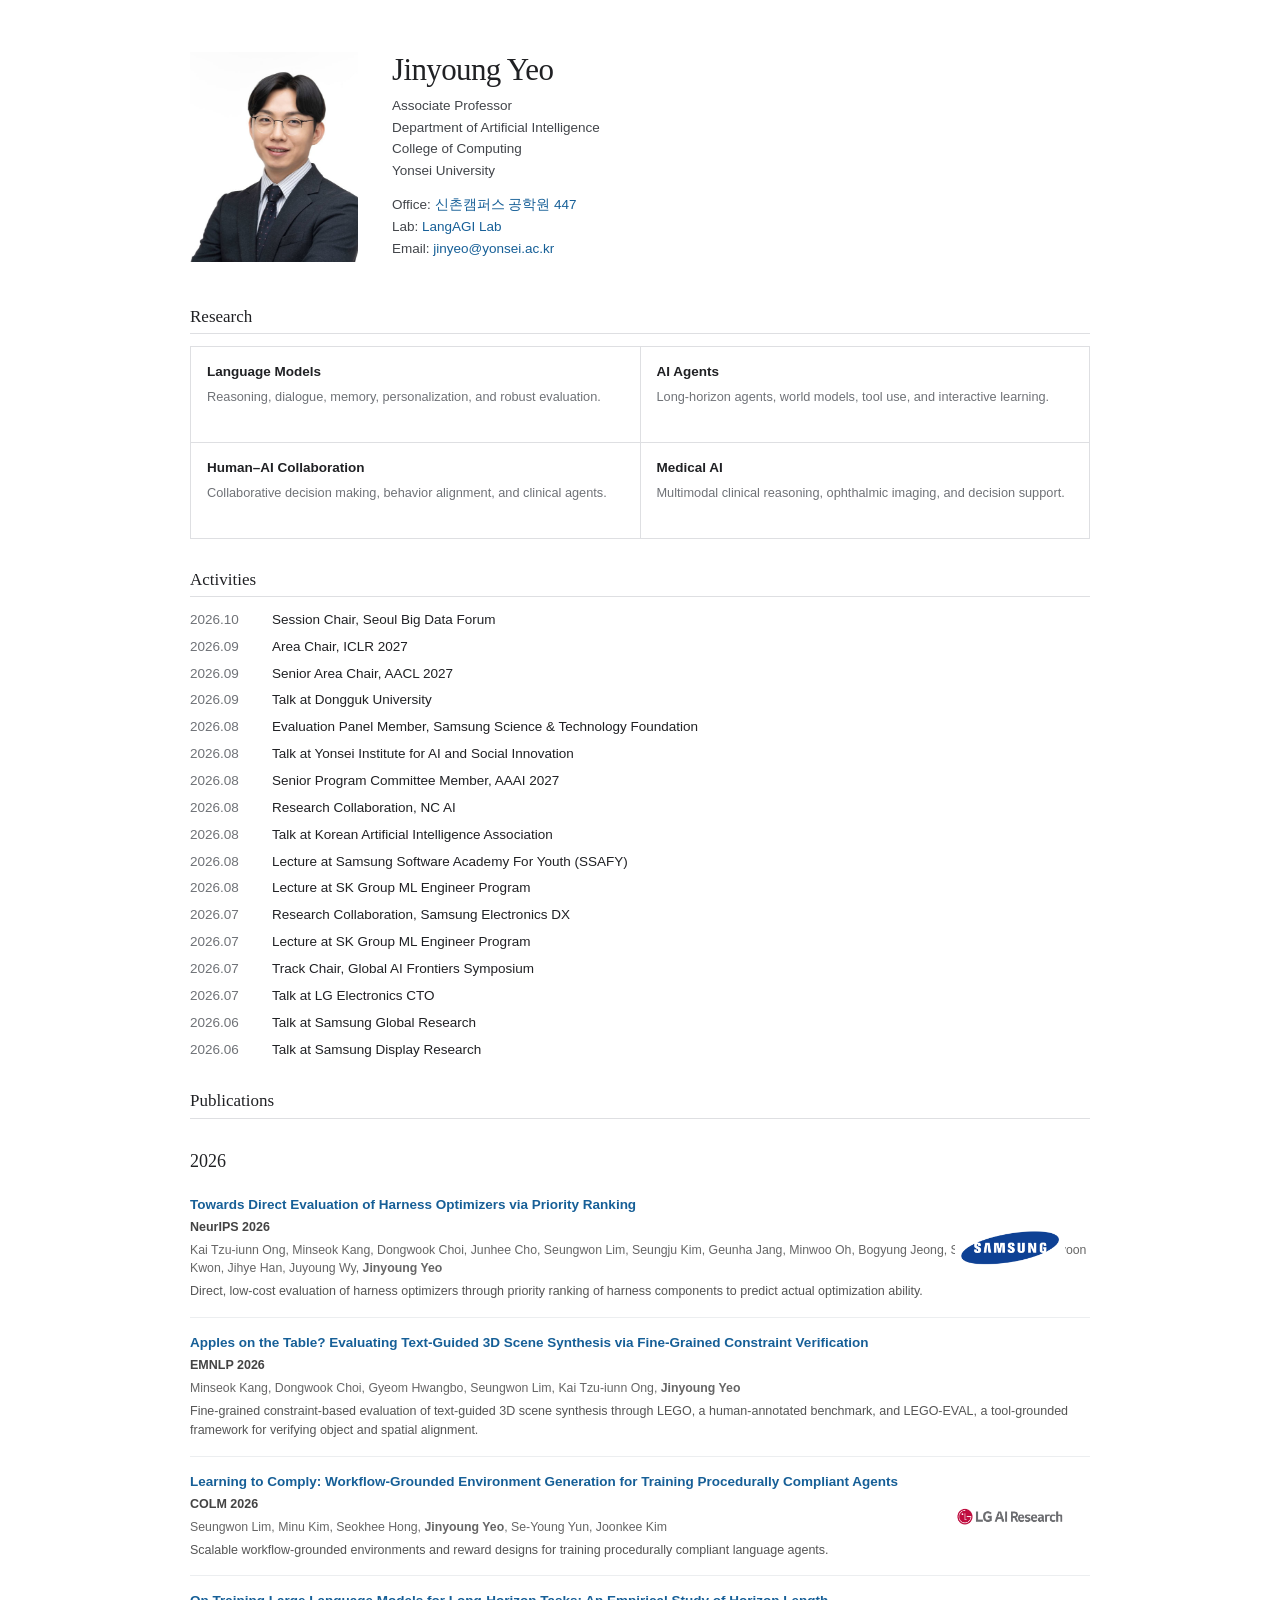
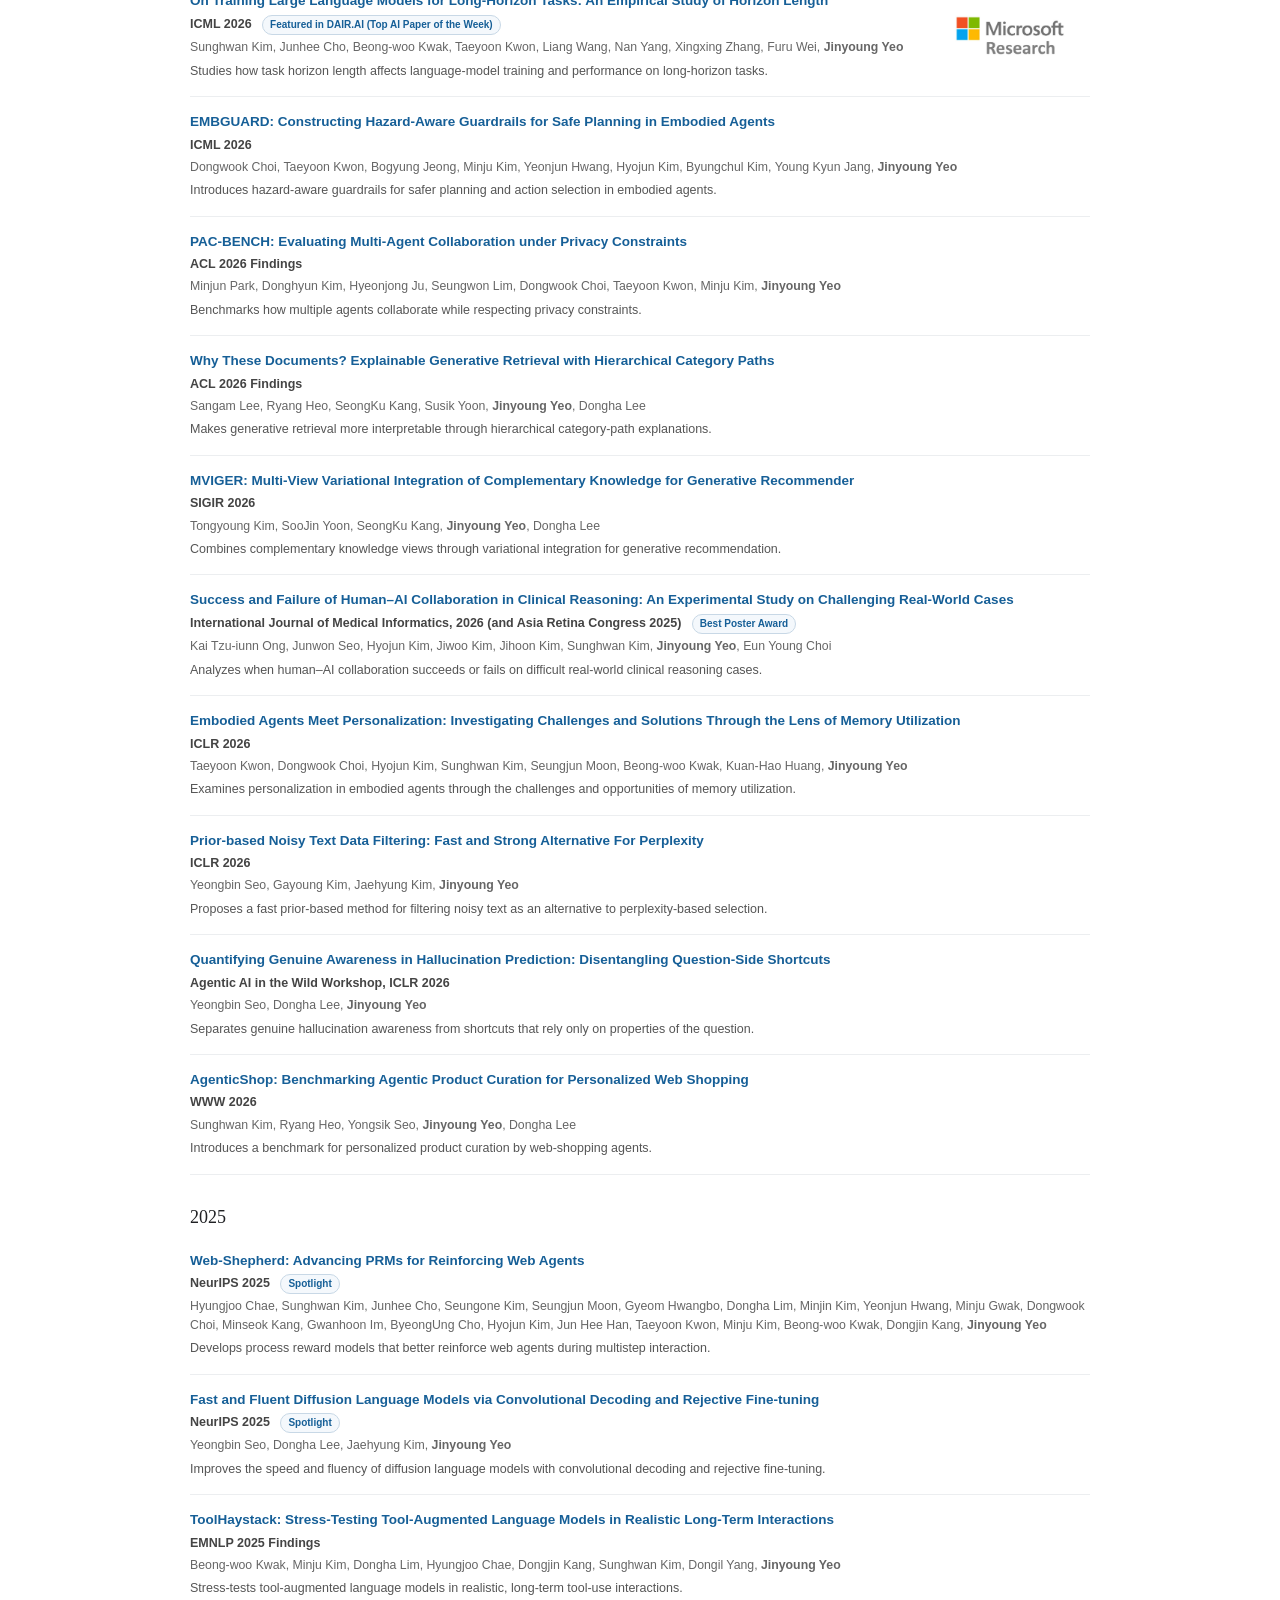
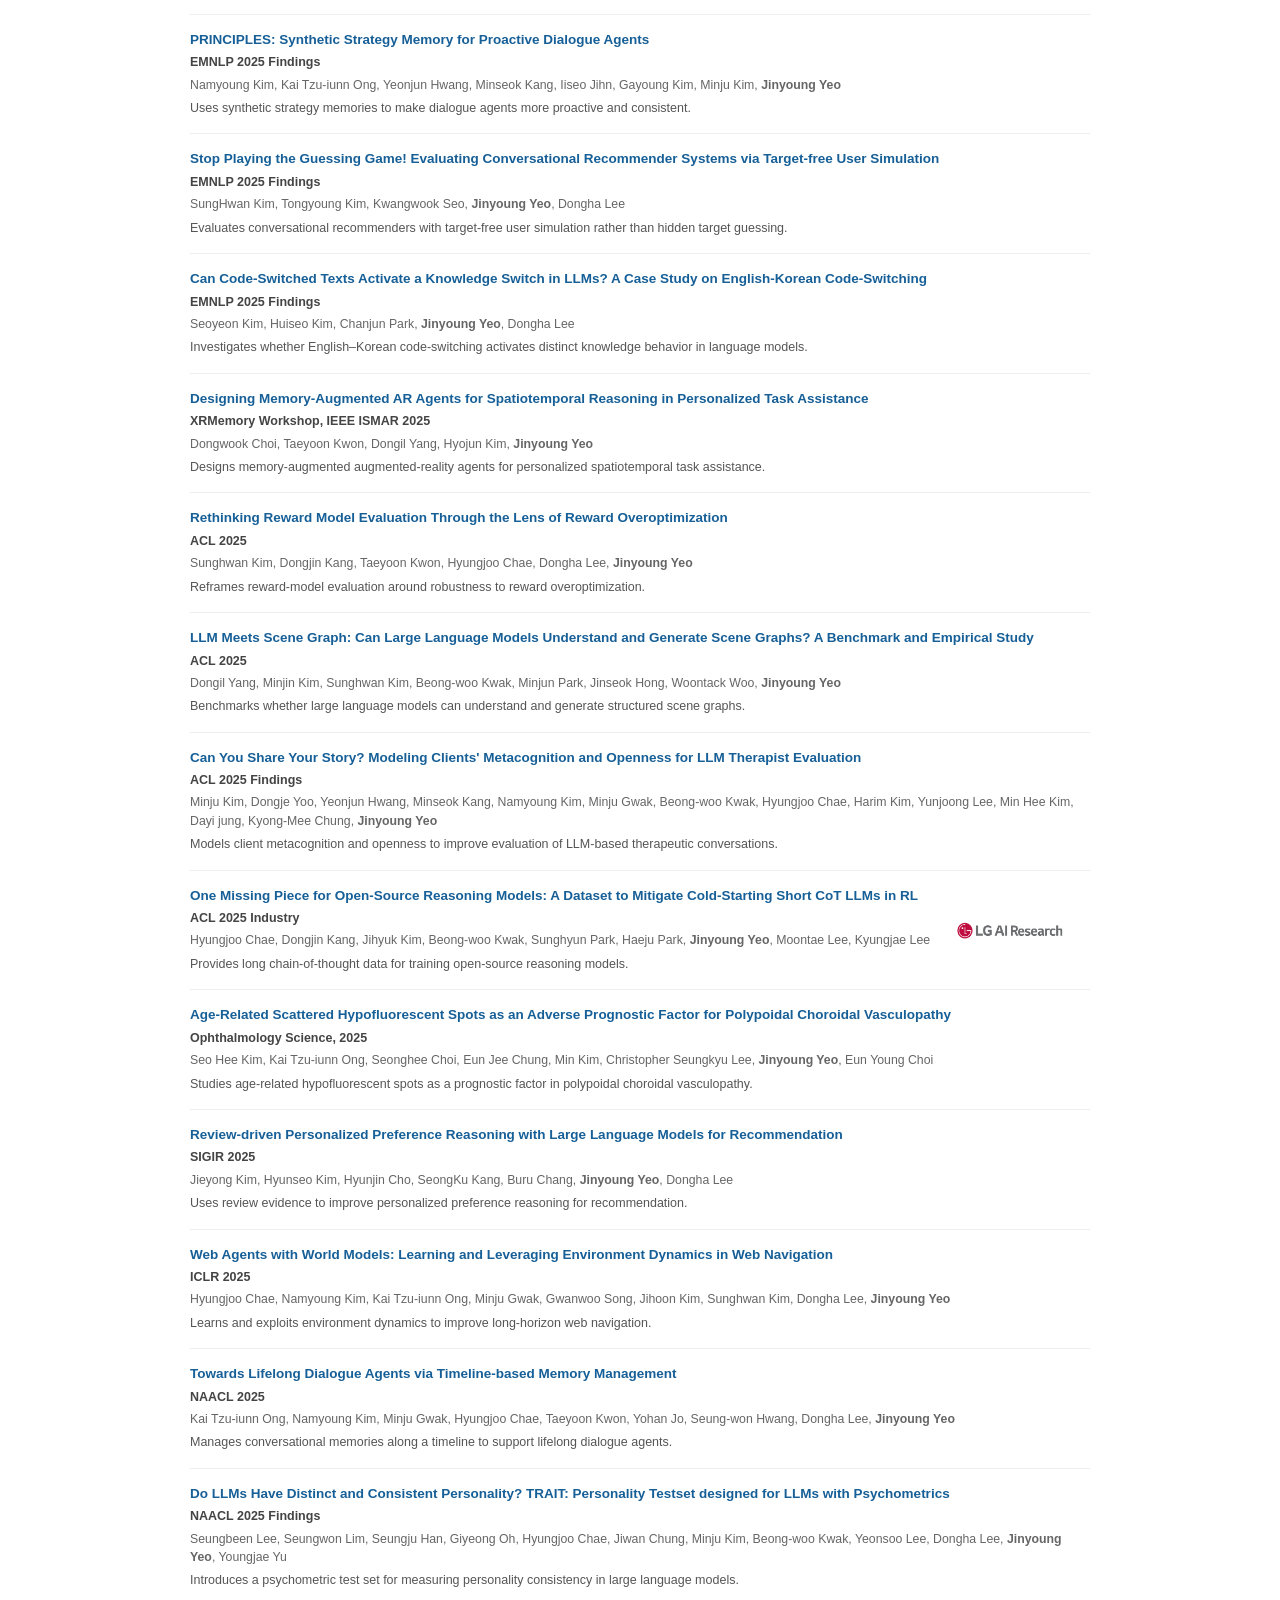
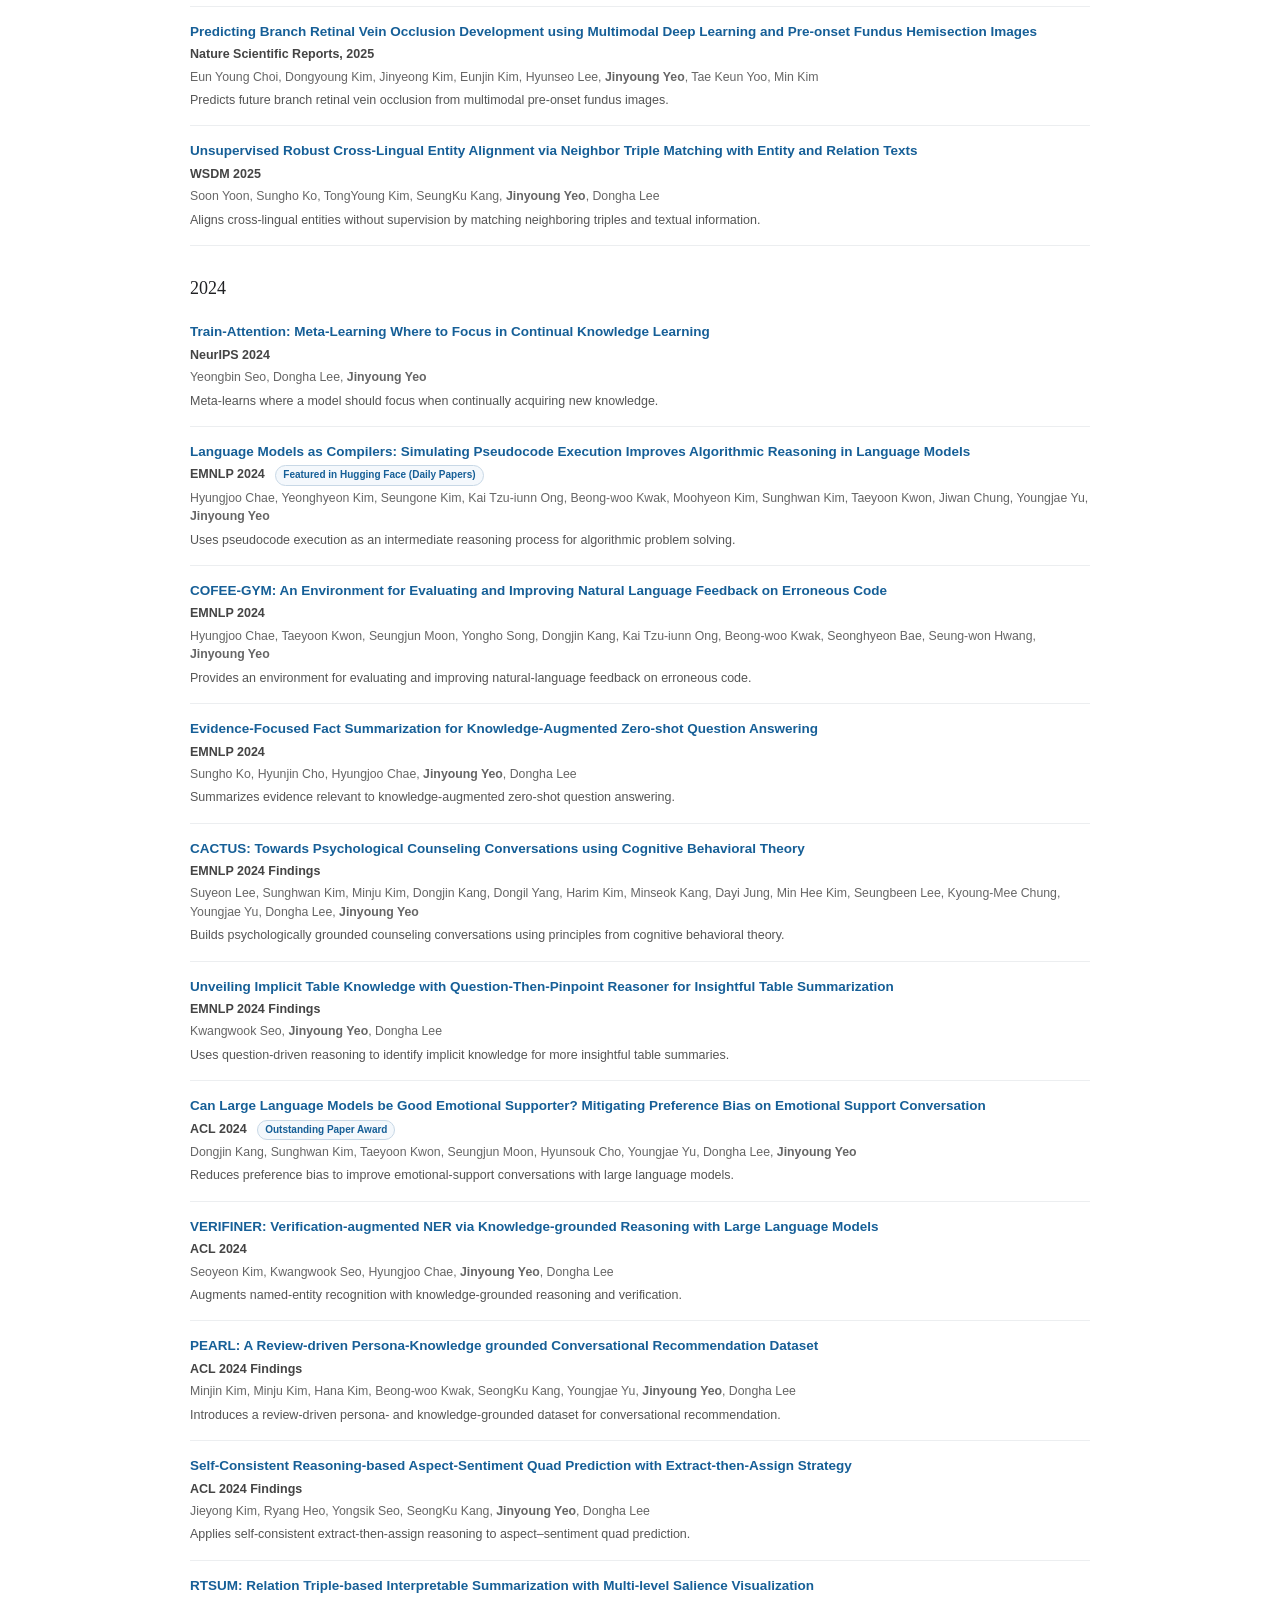
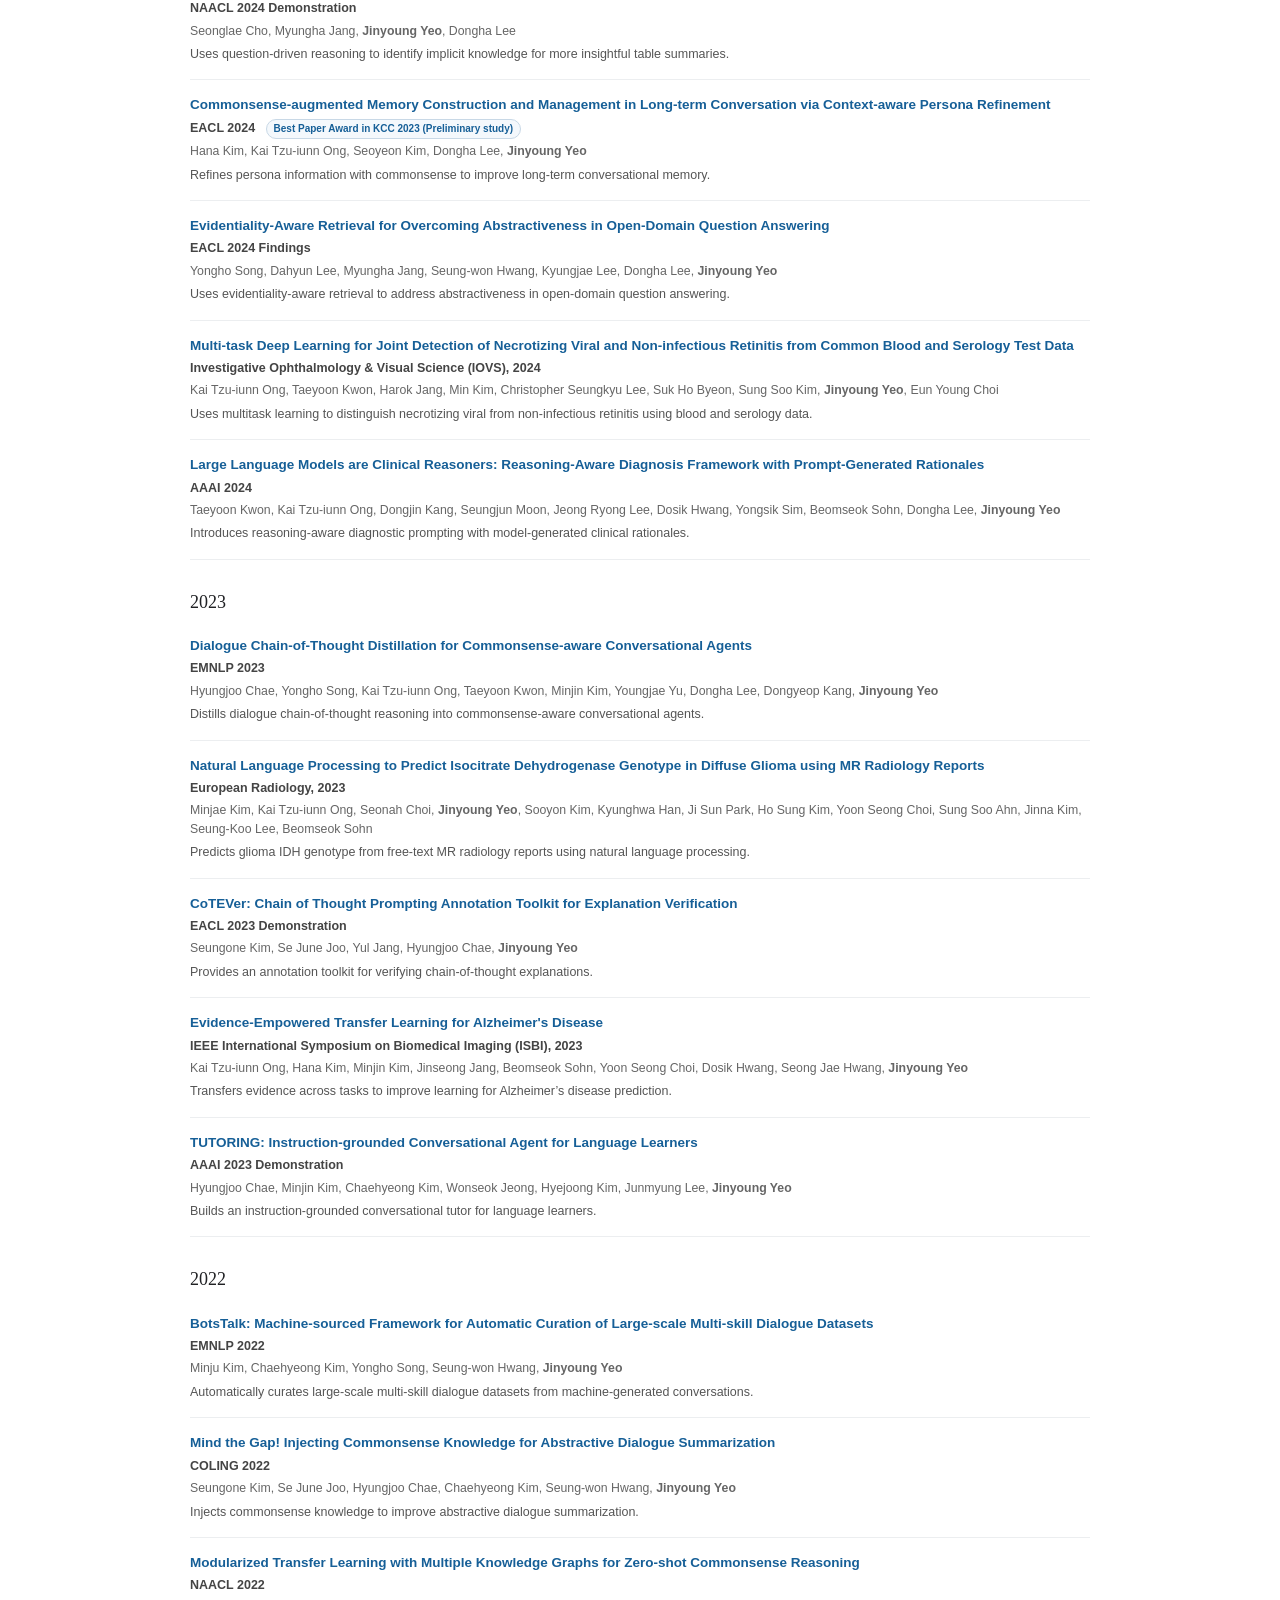
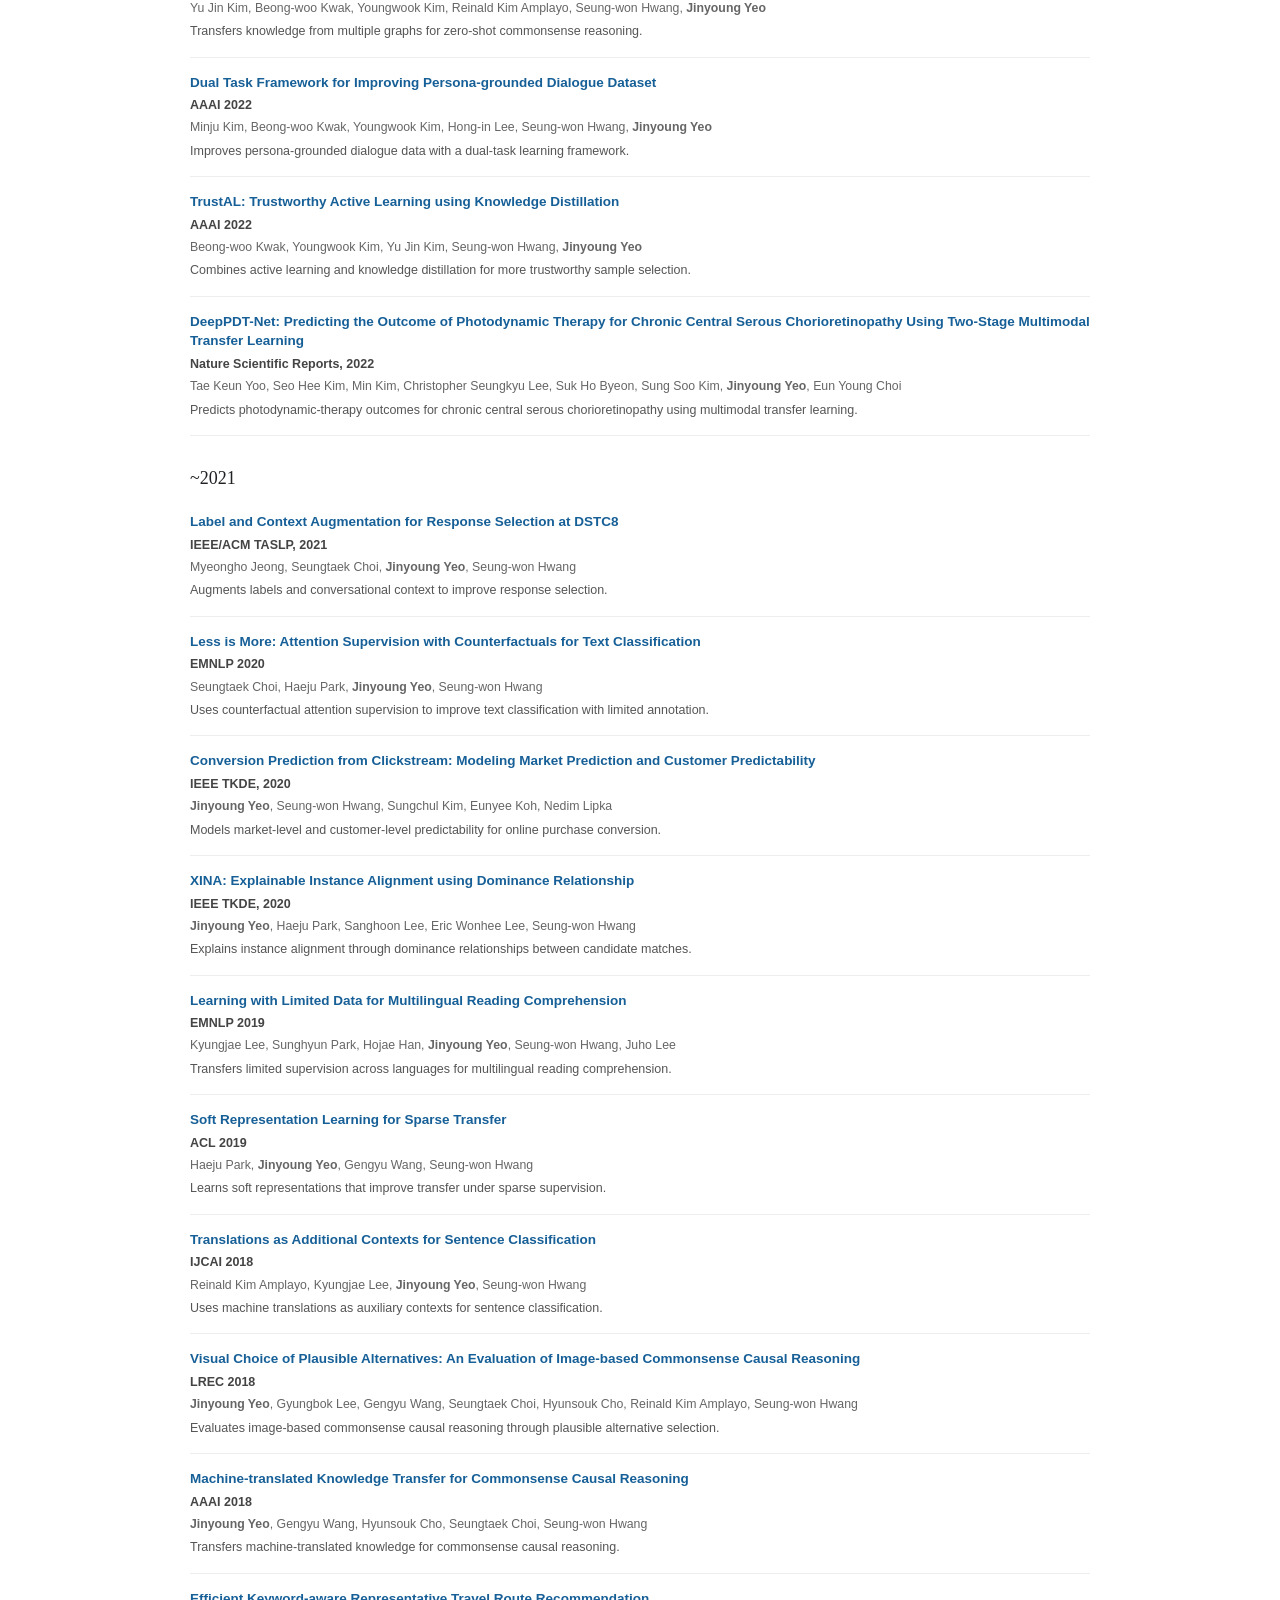
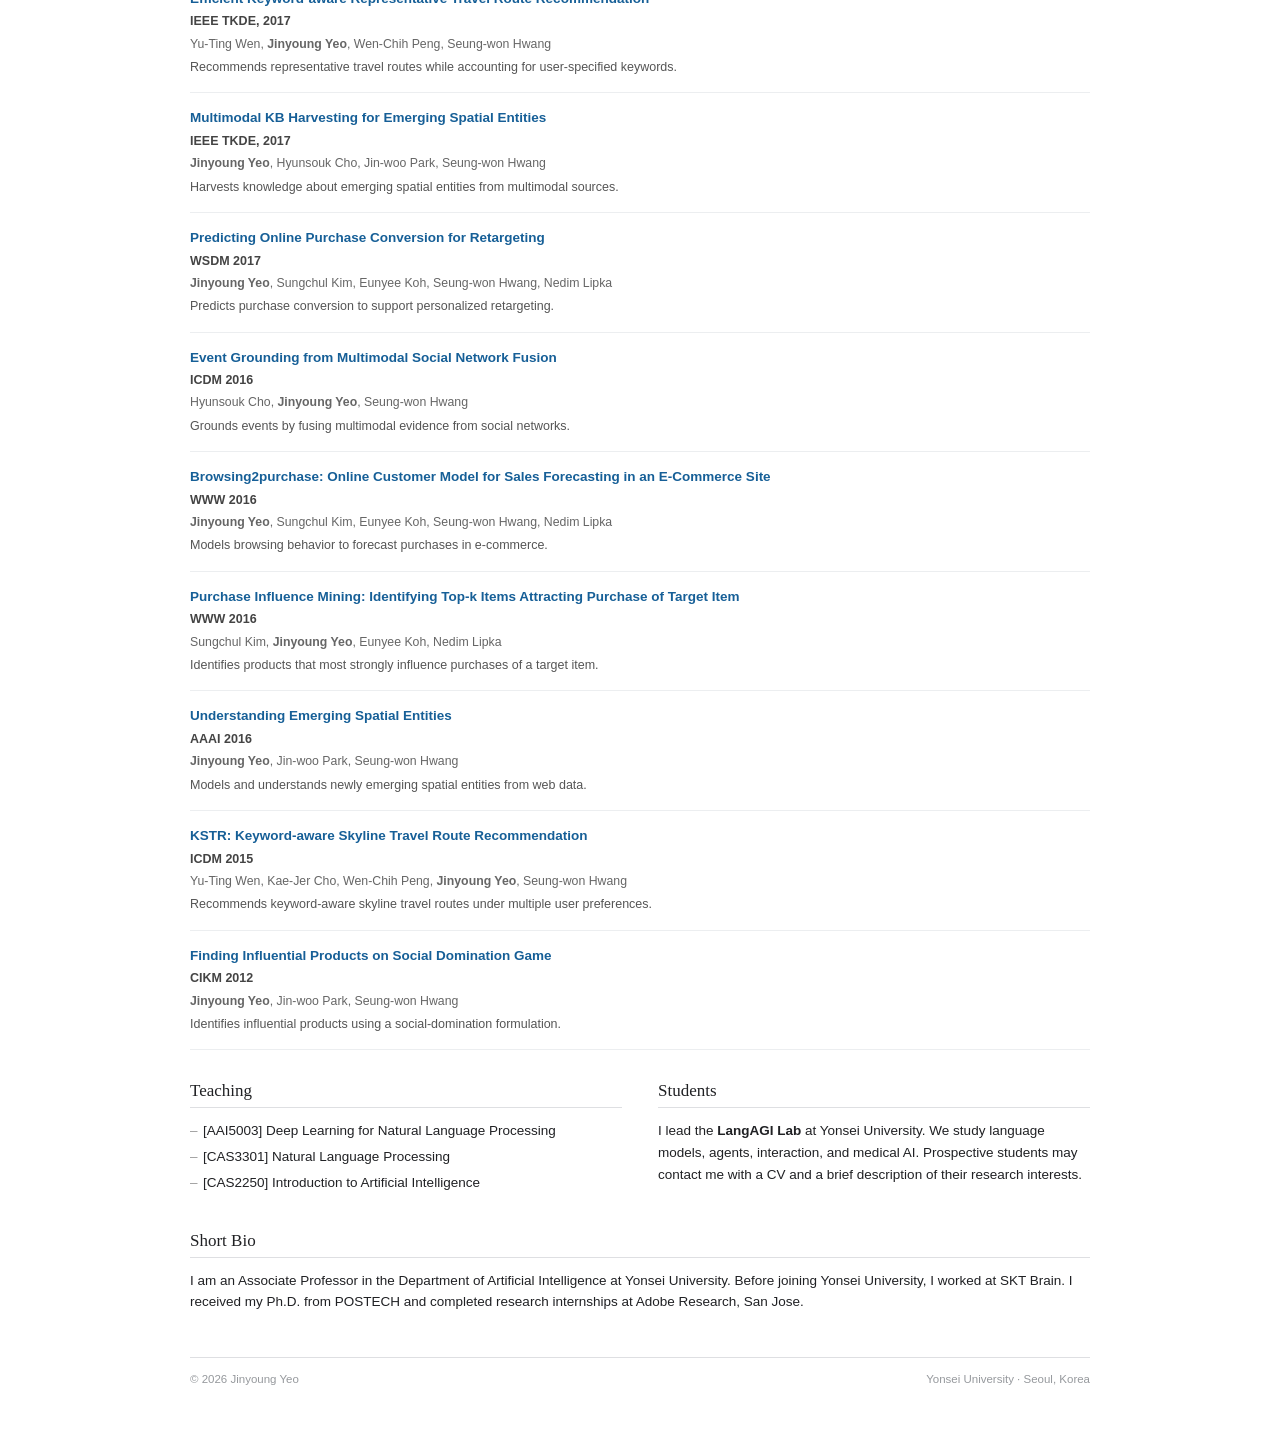
<file: index.html>
<!doctype html>
<html lang="en">
<head>
  <meta charset="utf-8">
  <meta name="viewport" content="width=device-width, initial-scale=1">
  <meta name="description" content="Jinyoung Yeo — Associate Professor at Yonsei University">
  <title>Jinyoung Yeo</title>
  <link rel="stylesheet" href="style.css">
</head>
<body>
  <main class="shell">
    <header class="hero">
      <div class="portrait">
        <img src="jyprofile.jpeg" alt="Jinyoung Yeo"
             onerror="this.style.display='none';this.parentElement.classList.add('fallback')">
      </div>

      <div class="intro">
        <h1>Jinyoung Yeo</h1>
        <p class="role">
          Associate Professor<br>
          Department of Artificial Intelligence<br>
          College of Computing<br>
          Yonsei University
        </p>

        <p class="contact">
          Office: <a href="https://yerp.yonsei.ac.kr/yerp/index.do " target="_blank" rel="noopener">신촌캠퍼스 공학원 447</a><br>
          Lab: <a href="https://langlab.yonsei.ac.kr" target="_blank" rel="noopener">LangAGI Lab</a><br>
          Email: <a href="mailto:jinyeo@yonsei.ac.kr">jinyeo@yonsei.ac.kr</a>
        </p>

      </div>
    </header>

    <section>
      <h2>Research</h2>
      <div class="research-grid">
        <article>
          <h3>Language Models</h3>
          <p>Reasoning, dialogue, memory, personalization, and robust evaluation.</p>
        </article>
        <article>
          <h3>AI Agents</h3>
          <p>Long-horizon agents, world models, tool use, and interactive learning.</p>
        </article>
        <article>
          <h3>Human–AI Collaboration</h3>
          <p>Collaborative decision making, behavior alignment, and clinical agents.</p>
        </article>
        <article>
          <h3>Medical AI</h3>
          <p>Multimodal clinical reasoning, ophthalmic imaging, and decision support.</p>
        </article>
      </div>
    </section>

    <section>
      <h2>Activities</h2>
      <ul class="timeline">
        <li><time>2026.10</time><span>Session Chair, Seoul Big Data Forum</span></li>
        
        <li><time>2026.09</time><span> Area Chair, ICLR 2027</span></li>
        <li><time>2026.09</time><span>Senior Area Chair, AACL 2027</span></li>
        <li><time>2026.09</time><span>Talk at Dongguk University</span></li>
        
        <li><time>2026.08</time><span>Evaluation Panel Member, Samsung Science & Technology Foundation</span></li>
        <li><time>2026.08</time><span>Talk at Yonsei Institute for AI and Social Innovation</span></li>
        <li><time>2026.08</time><span>Senior Program Committee Member, AAAI 2027</span></li>
        <li><time>2026.08</time><span>Research Collaboration, NC AI</span></li>
        <li><time>2026.08</time><span>Talk at Korean Artificial Intelligence Association</span></li>
        <li><time>2026.08</time><span>Lecture at Samsung Software Academy For Youth (SSAFY)</span></li>
        <li><time>2026.08</time><span>Lecture at SK Group ML Engineer Program</span></li>

        <li><time>2026.07</time><span>Research Collaboration, Samsung Electronics DX</span></li>
        <li><time>2026.07</time><span>Lecture at SK Group ML Engineer Program</span></li>
        <li><time>2026.07</time><span>Track Chair, Global AI Frontiers Symposium</span></li>
        <li><time>2026.07</time><span>Talk at LG Electronics CTO</span></li>
        <li><time>2026.06</time><span>Talk at Samsung Global Research</span></li>
        <li><time>2026.06</time><span>Talk at Samsung Display Research</span></li>
      </ul>
    </section>

<!-- Replace each Google Scholar search URL with the direct paper URL when available. -->
<section id="publications">
  <div class="section-heading">
    <h2>Publications</h2>
  </div>



    
  <h3 class="publication-year">2026</h3>
  <ol class="papers">
     
        <li class="industry-paper">
          <div class="paper-content">
            <p class="paper-title">
                  <a href="https://arxiv.org/abs/2605.22505" target="_blank" rel="noopener">
                   Towards Direct Evaluation of Harness Optimizers via Priority Ranking
                  </a>
                </p>
                <p class="paper-venue">
                  NeurIPS 2026
                </p>
                <p class="paper-authors">
                  Kai Tzu-iunn Ong, Minseok Kang, Dongwook Choi, Junhee Cho, Seungwon Lim, Seungju Kim, Geunha Jang, Minwoo Oh, Bogyung Jeong, Sunghwan Kim, Taeyoon Kwon, Jihye Han, Juyoung Wy, <strong>Jinyoung Yeo</strong>
                </p>
                <p class="paper-description">
                  Direct, low-cost evaluation of harness optimizers through priority ranking of harness components to predict actual optimization ability.
                </p>
        
            </div>
        
          <img
            class="industry-logo"
            src="samsung.png"
            alt="Samsung"
            title="Samsung"
          >
              
            </li>
    

    <li>
      <p class="paper-title">
        <a href="https://gyeomh.github.io/LEGO-Eval/" target="_blank" rel="noopener">
          Apples on the Table? Evaluating Text-Guided 3D Scene Synthesis via Fine-Grained Constraint Verification
        </a>
      </p>
      <p class="paper-venue">
        EMNLP 2026
      </p>
      <p class="paper-authors">
        Minseok Kang, Dongwook Choi, Gyeom Hwangbo, Seungwon Lim, Kai Tzu-iunn Ong, <strong>Jinyoung Yeo</strong>
      </p>
      <p class="paper-description">
        Fine-grained constraint-based evaluation of text-guided 3D scene synthesis through LEGO, a human-annotated benchmark, and LEGO-EVAL, a tool-grounded framework for verifying object and spatial alignment.
      </p>
      
          
    </li>
        
    <li class="industry-paper">
  <div class="paper-content">
    <p class="paper-title">
          <a href="https://sngwonlim.github.io" target="_blank" rel="noopener">
           Learning to Comply: Workflow-Grounded Environment Generation for Training Procedurally Compliant Agents
          </a>
        </p>
        <p class="paper-venue">
          COLM 2026
        </p>
        <p class="paper-authors">
          Seungwon Lim, Minu Kim, Seokhee Hong, <strong>Jinyoung Yeo</strong>, Se-Young Yun, Joonkee Kim
        </p>
        <p class="paper-description">
          Scalable workflow-grounded environments and reward designs for training procedurally compliant language agents.
        </p>

    </div>

  <img
    class="industry-logo"
    src="lgairesearch.png"
    alt="LG AI Research"
    title="LG AI Research"
  >
      
    </li>

      <li class="industry-paper">
  <div class="paper-content">
    <p class="paper-title">
          <a href="https://scholar.google.com/scholar?q=On%20Training%20Large%20Language%20Models%20for%20Long-Horizon%20Tasks%3A%20An%20Empirical%20Study%20of%20Horizon%20Length" target="_blank" rel="noopener">
            On Training Large Language Models for Long-Horizon Tasks: An Empirical Study of Horizon Length
          </a>
        </p>
        <p class="paper-venue">
          ICML 2026
          <span class="award">Featured in DAIR.AI (Top AI Paper of the Week)</span>
        </p>
        <p class="paper-authors">
          Sunghwan Kim, Junhee Cho, Beong-woo Kwak, Taeyoon Kwon, Liang Wang, Nan Yang, Xingxing Zhang, Furu Wei, <strong>Jinyoung Yeo</strong>
        </p>
        <p class="paper-description">
          Studies how task horizon length affects language-model training and performance on long-horizon tasks.
        </p>
      </div>
      <img
    class="industry-logo"
    src="msra.png"
    alt="Microsoft Research Asia"
    title="Microsoft Research Asia"
  >
    </li>
    <li>
      
       
        <p class="paper-title">
          <a href="https://scholar.google.com/scholar?q=EMBGUARD%3A%20Constructing%20Hazard-Aware%20Guardrails%20for%20Safe%20Planning%20in%20Embodied%20Agents" target="_blank" rel="noopener">
            EMBGUARD: Constructing Hazard-Aware Guardrails for Safe Planning in Embodied Agents
          </a>
        </p>
        <p class="paper-venue">
          ICML 2026
        </p>
        <p class="paper-authors">
          Dongwook Choi, Taeyoon Kwon, Bogyung Jeong, Minju Kim, Yeonjun Hwang, Hyojun Kim, Byungchul Kim, Young Kyun Jang, <strong>Jinyoung Yeo</strong>
        </p>
        <p class="paper-description">
          Introduces hazard-aware guardrails for safer planning and action selection in embodied agents.
        </p>
      
    </li>
    <li>
      
       
        <p class="paper-title">
          <a href="https://scholar.google.com/scholar?q=PAC-BENCH%3A%20Evaluating%20Multi-Agent%20Collaboration%20under%20Privacy%20Constraints" target="_blank" rel="noopener">
            PAC-BENCH: Evaluating Multi-Agent Collaboration under Privacy Constraints
          </a>
        </p>
        <p class="paper-venue">
          ACL 2026 Findings
        </p>
        <p class="paper-authors">
          Minjun Park, Donghyun Kim, Hyeonjong Ju, Seungwon Lim, Dongwook Choi, Taeyoon Kwon, Minju Kim, <strong>Jinyoung Yeo</strong>
        </p>
        <p class="paper-description">
          Benchmarks how multiple agents collaborate while respecting privacy constraints.
        </p>
      
    </li>
    <li>
      
       
        <p class="paper-title">
          <a href="https://scholar.google.com/scholar?q=Why%20These%20Documents%3F%20Explainable%20Generative%20Retrieval%20with%20Hierarchical%20Category%20Paths" target="_blank" rel="noopener">
            Why These Documents? Explainable Generative Retrieval with Hierarchical Category Paths
          </a>
        </p>
        <p class="paper-venue">
          ACL 2026 Findings
        </p>
        <p class="paper-authors">
          Sangam Lee, Ryang Heo, SeongKu Kang, Susik Yoon, <strong>Jinyoung Yeo</strong>, Dongha Lee
        </p>
        <p class="paper-description">
          Makes generative retrieval more interpretable through hierarchical category-path explanations.
        </p>
      
    </li>
    <li>
      
       
        <p class="paper-title">
          <a href="https://scholar.google.com/scholar?q=MVIGER%3A%20Multi-View%20Variational%20Integration%20of%20Complementary%20Knowledge%20for%20Generative%20Recommender" target="_blank" rel="noopener">
            MVIGER: Multi-View Variational Integration of Complementary Knowledge for Generative Recommender
          </a>
        </p>
        <p class="paper-venue">
          SIGIR 2026
        </p>
        <p class="paper-authors">
          Tongyoung Kim, SooJin Yoon, SeongKu Kang, <strong>Jinyoung Yeo</strong>, Dongha Lee
        </p>
        <p class="paper-description">
          Combines complementary knowledge views through variational integration for generative recommendation.
        </p>
      
    </li>
    <li>
      
       
        <p class="paper-title">
          <a href="https://scholar.google.com/scholar?q=Success%20and%20Failure%20of%20Human%E2%80%93AI%20Collaboration%20in%20Clinical%20Reasoning%3A%20An%20Experimental%20Study%20on%20Challenging%20Real-World%20Cases" target="_blank" rel="noopener">
            Success and Failure of Human–AI Collaboration in Clinical Reasoning: An Experimental Study on Challenging Real-World Cases
          </a>
        </p>
        <p class="paper-venue">
          International Journal of Medical Informatics, 2026 (and Asia Retina Congress 2025)
          <span class="award">Best Poster Award</span>
        </p>
        <p class="paper-authors">
          Kai Tzu-iunn Ong, Junwon Seo, Hyojun Kim, Jiwoo Kim, Jihoon Kim, Sunghwan Kim, <strong>Jinyoung Yeo</strong>, Eun Young Choi
        </p>
        <p class="paper-description">
          Analyzes when human–AI collaboration succeeds or fails on difficult real-world clinical reasoning cases.
        </p>
      
    </li>
    <li>
      
       
        <p class="paper-title">
          <a href="https://scholar.google.com/scholar?q=Embodied%20Agents%20Meet%20Personalization%3A%20Investigating%20Challenges%20and%20Solutions%20Through%20the%20Lens%20of%20Memory%20Utilization" target="_blank" rel="noopener">
            Embodied Agents Meet Personalization: Investigating Challenges and Solutions Through the Lens of Memory Utilization
          </a>
        </p>
        <p class="paper-venue">
          ICLR 2026
        </p>
        <p class="paper-authors">
          Taeyoon Kwon, Dongwook Choi, Hyojun Kim, Sunghwan Kim, Seungjun Moon, Beong-woo Kwak, Kuan-Hao Huang, <strong>Jinyoung Yeo</strong>
        </p>
        <p class="paper-description">
          Examines personalization in embodied agents through the challenges and opportunities of memory utilization.
        </p>
      
    </li>
    <li>
      
       
        <p class="paper-title">
          <a href="https://scholar.google.com/scholar?q=Prior-based%20Noisy%20Text%20Data%20Filtering%3A%20Fast%20and%20Strong%20Alternative%20For%20Perplexity" target="_blank" rel="noopener">
            Prior-based Noisy Text Data Filtering: Fast and Strong Alternative For Perplexity
          </a>
        </p>
        <p class="paper-venue">
          ICLR 2026
        </p>
        <p class="paper-authors">
          Yeongbin Seo, Gayoung Kim, Jaehyung Kim, <strong>Jinyoung Yeo</strong>
        </p>
        <p class="paper-description">
          Proposes a fast prior-based method for filtering noisy text as an alternative to perplexity-based selection.
        </p>
      
    </li>
    <li>
      
       
        <p class="paper-title">
          <a href="https://scholar.google.com/scholar?q=Quantifying%20Genuine%20Awareness%20in%20Hallucination%20Prediction%3A%20Disentangling%20Question-Side%20Shortcuts" target="_blank" rel="noopener">
            Quantifying Genuine Awareness in Hallucination Prediction: Disentangling Question-Side Shortcuts
          </a>
        </p>
        <p class="paper-venue">
          Agentic AI in the Wild Workshop, ICLR 2026
        </p>
        <p class="paper-authors">
          Yeongbin Seo, Dongha Lee, <strong>Jinyoung Yeo</strong>
        </p>
        <p class="paper-description">
          Separates genuine hallucination awareness from shortcuts that rely only on properties of the question.
        </p>
      
    </li>
    <li>
      
       
        <p class="paper-title">
          <a href="https://scholar.google.com/scholar?q=AgenticShop%3A%20Benchmarking%20Agentic%20Product%20Curation%20for%20Personalized%20Web%20Shopping" target="_blank" rel="noopener">
            AgenticShop: Benchmarking Agentic Product Curation for Personalized Web Shopping
          </a>
        </p>
        <p class="paper-venue">
          WWW 2026
        </p>
        <p class="paper-authors">
          Sunghwan Kim, Ryang Heo, Yongsik Seo, <strong>Jinyoung Yeo</strong>, Dongha Lee
        </p>
        <p class="paper-description">
          Introduces a benchmark for personalized product curation by web-shopping agents.
        </p>
      
    </li>
  </ol>

  <h3 class="publication-year">2025</h3>
  <ol class="papers">
    <li>
      
       
        <p class="paper-title">
          <a href="https://scholar.google.com/scholar?q=Web-Shepherd%3A%20Advancing%20PRMs%20for%20Reinforcing%20Web%20Agents" target="_blank" rel="noopener">
            Web-Shepherd: Advancing PRMs for Reinforcing Web Agents
          </a>
        </p>
        <p class="paper-venue">
          NeurIPS 2025
          <span class="award">Spotlight</span>
        </p>
        <p class="paper-authors">
          Hyungjoo Chae, Sunghwan Kim, Junhee Cho, Seungone Kim, Seungjun Moon, Gyeom Hwangbo, Dongha Lim, Minjin Kim, Yeonjun Hwang, Minju Gwak, Dongwook Choi, Minseok Kang, Gwanhoon Im, ByeongUng Cho, Hyojun Kim, Jun Hee Han, Taeyoon Kwon, Minju Kim, Beong-woo Kwak, Dongjin Kang, <strong>Jinyoung Yeo</strong>
        </p>
        <p class="paper-description">
          Develops process reward models that better reinforce web agents during multistep interaction.
        </p>
      
    </li>
    <li>
      
       
        <p class="paper-title">
          <a href="https://scholar.google.com/scholar?q=Fast%20and%20Fluent%20Diffusion%20Language%20Models%20via%20Convolutional%20Decoding%20and%20Rejective%20Fine-tuning" target="_blank" rel="noopener">
            Fast and Fluent Diffusion Language Models via Convolutional Decoding and Rejective Fine-tuning
          </a>
        </p>
        <p class="paper-venue">
          NeurIPS 2025
          <span class="award">Spotlight</span>
        </p>
        <p class="paper-authors">
          Yeongbin Seo, Dongha Lee, Jaehyung Kim, <strong>Jinyoung Yeo</strong>
        </p>
        <p class="paper-description">
          Improves the speed and fluency of diffusion language models with convolutional decoding and rejective fine-tuning.
        </p>
      
    </li>
    <li>
      
       
        <p class="paper-title">
          <a href="https://scholar.google.com/scholar?q=ToolHaystack%3A%20Stress-Testing%20Tool-Augmented%20Language%20Models%20in%20Realistic%20Long-Term%20Interactions" target="_blank" rel="noopener">
            ToolHaystack: Stress-Testing Tool-Augmented Language Models in Realistic Long-Term Interactions
          </a>
        </p>
        <p class="paper-venue">
          EMNLP 2025 Findings
        </p>
        <p class="paper-authors">
          Beong-woo Kwak, Minju Kim, Dongha Lim, Hyungjoo Chae, Dongjin Kang, Sunghwan Kim, Dongil Yang, <strong>Jinyoung Yeo</strong>
        </p>
        <p class="paper-description">
          Stress-tests tool-augmented language models in realistic, long-term tool-use interactions.
        </p>
      
    </li>
    <li>
      
       
        <p class="paper-title">
          <a href="https://scholar.google.com/scholar?q=PRINCIPLES%3A%20Synthetic%20Strategy%20Memory%20for%20Proactive%20Dialogue%20Agents" target="_blank" rel="noopener">
            PRINCIPLES: Synthetic Strategy Memory for Proactive Dialogue Agents
          </a>
        </p>
        <p class="paper-venue">
          EMNLP 2025 Findings
        </p>
        <p class="paper-authors">
          Namyoung Kim, Kai Tzu-iunn Ong, Yeonjun Hwang, Minseok Kang, Iiseo Jihn, Gayoung Kim, Minju Kim, <strong>Jinyoung Yeo</strong>
        </p>
        <p class="paper-description">
          Uses synthetic strategy memories to make dialogue agents more proactive and consistent.
        </p>
      
    </li>
    <li>
      
       
        <p class="paper-title">
          <a href="https://scholar.google.com/scholar?q=Stop%20Playing%20the%20Guessing%20Game%21%20Evaluating%20Conversational%20Recommender%20Systems%20via%20Target-free%20User%20Simulation" target="_blank" rel="noopener">
            Stop Playing the Guessing Game! Evaluating Conversational Recommender Systems via Target-free User Simulation
          </a>
        </p>
        <p class="paper-venue">
          EMNLP 2025 Findings
        </p>
        <p class="paper-authors">
          SungHwan Kim, Tongyoung Kim, Kwangwook Seo, <strong>Jinyoung Yeo</strong>, Dongha Lee
        </p>
        <p class="paper-description">
          Evaluates conversational recommenders with target-free user simulation rather than hidden target guessing.
        </p>
      
    </li>
    <li>
      
       
        <p class="paper-title">
          <a href="https://scholar.google.com/scholar?q=Can%20Code-Switched%20Texts%20Activate%20a%20Knowledge%20Switch%20in%20LLMs%3F%20A%20Case%20Study%20on%20English-Korean%20Code-Switching" target="_blank" rel="noopener">
            Can Code-Switched Texts Activate a Knowledge Switch in LLMs? A Case Study on English-Korean Code-Switching
          </a>
        </p>
        <p class="paper-venue">
          EMNLP 2025 Findings
        </p>
        <p class="paper-authors">
          Seoyeon Kim, Huiseo Kim, Chanjun Park, <strong>Jinyoung Yeo</strong>, Dongha Lee
        </p>
        <p class="paper-description">
          Investigates whether English–Korean code-switching activates distinct knowledge behavior in language models.
        </p>
      
    </li>
    <li>
      
       
        <p class="paper-title">
          <a href="https://scholar.google.com/scholar?q=Designing%20Memory-Augmented%20AR%20Agents%20for%20Spatiotemporal%20Reasoning%20in%20Personalized%20Task%20Assistance" target="_blank" rel="noopener">
            Designing Memory-Augmented AR Agents for Spatiotemporal Reasoning in Personalized Task Assistance
          </a>
        </p>
        <p class="paper-venue">
          XRMemory Workshop, IEEE ISMAR 2025
        </p>
        <p class="paper-authors">
          Dongwook Choi, Taeyoon Kwon, Dongil Yang, Hyojun Kim, <strong>Jinyoung Yeo</strong>
        </p>
        <p class="paper-description">
          Designs memory-augmented augmented-reality agents for personalized spatiotemporal task assistance.
        </p>
      
    </li>
    <li>
      
       
        <p class="paper-title">
          <a href="https://scholar.google.com/scholar?q=Rethinking%20Reward%20Model%20Evaluation%20Through%20the%20Lens%20of%20Reward%20Overoptimization" target="_blank" rel="noopener">
            Rethinking Reward Model Evaluation Through the Lens of Reward Overoptimization
          </a>
        </p>
        <p class="paper-venue">
          ACL 2025
        </p>
        <p class="paper-authors">
          Sunghwan Kim, Dongjin Kang, Taeyoon Kwon, Hyungjoo Chae, Dongha Lee, <strong>Jinyoung Yeo</strong>
        </p>
        <p class="paper-description">
          Reframes reward-model evaluation around robustness to reward overoptimization.
        </p>
      
    </li>
    <li>
      
       
        <p class="paper-title">
          <a href="https://scholar.google.com/scholar?q=LLM%20Meets%20Scene%20Graph%3A%20Can%20Large%20Language%20Models%20Understand%20and%20Generate%20Scene%20Graphs%3F%20A%20Benchmark%20and%20Empirical%20Study" target="_blank" rel="noopener">
            LLM Meets Scene Graph: Can Large Language Models Understand and Generate Scene Graphs? A Benchmark and Empirical Study
          </a>
        </p>
        <p class="paper-venue">
          ACL 2025
        </p>
        <p class="paper-authors">
          Dongil Yang, Minjin Kim, Sunghwan Kim, Beong-woo Kwak, Minjun Park, Jinseok Hong, Woontack Woo, <strong>Jinyoung Yeo</strong>
        </p>
        <p class="paper-description">
          Benchmarks whether large language models can understand and generate structured scene graphs.
        </p>
      
    </li>
    <li>
      
       
        <p class="paper-title">
          <a href="https://scholar.google.com/scholar?q=Can%20You%20Share%20Your%20Story%3F%20Modeling%20Clients%27%20Metacognition%20and%20Openness%20for%20LLM%20Therapist%20Evaluation" target="_blank" rel="noopener">
            Can You Share Your Story? Modeling Clients&#x27; Metacognition and Openness for LLM Therapist Evaluation
          </a>
        </p>
        <p class="paper-venue">
          ACL 2025 Findings
        </p>
        <p class="paper-authors">
          Minju Kim, Dongje Yoo, Yeonjun Hwang, Minseok Kang, Namyoung Kim, Minju Gwak, Beong-woo Kwak, Hyungjoo Chae, Harim Kim, Yunjoong Lee, Min Hee Kim, Dayi jung, Kyong-Mee Chung, <strong>Jinyoung Yeo</strong>
        </p>
        <p class="paper-description">
          Models client metacognition and openness to improve evaluation of LLM-based therapeutic conversations.
        </p>
      
    </li>
    <li class="industry-paper">
  <div class="paper-content">
        <p class="paper-title">
          <a href="https://scholar.google.com/scholar?q=One%20Missing%20Piece%20for%20Open-Source%20Reasoning%20Models%3A%20A%20Dataset%20to%20Mitigate%20Cold-Starting%20Short%20CoT%20LLMs%20in%20RL" target="_blank" rel="noopener">
            One Missing Piece for Open-Source Reasoning Models: A Dataset to Mitigate Cold-Starting Short CoT LLMs in RL
          </a>
        </p>
        <p class="paper-venue">
          ACL 2025 Industry
        </p>
        <p class="paper-authors">
          Hyungjoo Chae, Dongjin Kang, Jihyuk Kim, Beong-woo Kwak, Sunghyun Park, Haeju Park, <strong>Jinyoung Yeo</strong>, Moontae Lee, Kyungjae Lee
        </p>
        <p class="paper-description">
          Provides long chain-of-thought data for training open-source reasoning models.
        </p>
       </div>

  <img
    class="industry-logo"
    src="lgairesearch.png"
    alt="LG AI Research"
    title="LG AI Research"
  >
    </li>
    <li>
      
       
        <p class="paper-title">
          <a href="https://scholar.google.com/scholar?q=Age-Related%20Scattered%20Hypofluorescent%20Spots%20as%20an%20Adverse%20Prognostic%20Factor%20for%20Polypoidal%20Choroidal%20Vasculopathy" target="_blank" rel="noopener">
            Age-Related Scattered Hypofluorescent Spots as an Adverse Prognostic Factor for Polypoidal Choroidal Vasculopathy
          </a>
        </p>
        <p class="paper-venue">
          Ophthalmology Science, 2025
        </p>
        <p class="paper-authors">
          Seo Hee Kim, Kai Tzu-iunn Ong, Seonghee Choi, Eun Jee Chung, Min Kim, Christopher Seungkyu Lee, <strong>Jinyoung Yeo</strong>, Eun Young Choi
        </p>
        <p class="paper-description">
          Studies age-related hypofluorescent spots as a prognostic factor in polypoidal choroidal vasculopathy.
        </p>
      
    </li>
    <li>
      
       
        <p class="paper-title">
          <a href="https://scholar.google.com/scholar?q=Review-driven%20Personalized%20Preference%20Reasoning%20with%20Large%20Language%20Models%20for%20Recommendation" target="_blank" rel="noopener">
            Review-driven Personalized Preference Reasoning with Large Language Models for Recommendation
          </a>
        </p>
        <p class="paper-venue">
          SIGIR 2025
        </p>
        <p class="paper-authors">
          Jieyong Kim, Hyunseo Kim, Hyunjin Cho, SeongKu Kang, Buru Chang, <strong>Jinyoung Yeo</strong>, Dongha Lee
        </p>
        <p class="paper-description">
          Uses review evidence to improve personalized preference reasoning for recommendation.
        </p>
      
    </li>
    <li>
      
       
        <p class="paper-title">
          <a href="https://scholar.google.com/scholar?q=Web%20Agents%20with%20World%20Models%3A%20Learning%20and%20Leveraging%20Environment%20Dynamics%20in%20Web%20Navigation" target="_blank" rel="noopener">
            Web Agents with World Models: Learning and Leveraging Environment Dynamics in Web Navigation
          </a>
        </p>
        <p class="paper-venue">
          ICLR 2025
        </p>
        <p class="paper-authors">
          Hyungjoo Chae, Namyoung Kim, Kai Tzu-iunn Ong, Minju Gwak, Gwanwoo Song, Jihoon Kim, Sunghwan Kim, Dongha Lee, <strong>Jinyoung Yeo</strong>
        </p>
        <p class="paper-description">
          Learns and exploits environment dynamics to improve long-horizon web navigation.
        </p>
      
    </li>
    <li>
      
       
        <p class="paper-title">
          <a href="https://scholar.google.com/scholar?q=Towards%20Lifelong%20Dialogue%20Agents%20via%20Timeline-based%20Memory%20Management" target="_blank" rel="noopener">
            Towards Lifelong Dialogue Agents via Timeline-based Memory Management
          </a>
        </p>
        <p class="paper-venue">
          NAACL 2025
        </p>
        <p class="paper-authors">
          Kai Tzu-iunn Ong, Namyoung Kim, Minju Gwak, Hyungjoo Chae, Taeyoon Kwon, Yohan Jo, Seung-won Hwang, Dongha Lee, <strong>Jinyoung Yeo</strong>
        </p>
        <p class="paper-description">
          Manages conversational memories along a timeline to support lifelong dialogue agents.
        </p>
      
    </li>
    <li>
      
       
        <p class="paper-title">
          <a href="https://scholar.google.com/scholar?q=Do%20LLMs%20Have%20Distinct%20and%20Consistent%20Personality%3F%20TRAIT%3A%20Personality%20Testset%20designed%20for%20LLMs%20with%20Psychometrics" target="_blank" rel="noopener">
            Do LLMs Have Distinct and Consistent Personality? TRAIT: Personality Testset designed for LLMs with Psychometrics
          </a>
        </p>
        <p class="paper-venue">
          NAACL 2025 Findings
        </p>
        <p class="paper-authors">
          Seungbeen Lee, Seungwon Lim, Seungju Han, Giyeong Oh, Hyungjoo Chae, Jiwan Chung, Minju Kim, Beong-woo Kwak, Yeonsoo Lee, Dongha Lee, <strong>Jinyoung Yeo</strong>, Youngjae Yu
        </p>
        <p class="paper-description">
          Introduces a psychometric test set for measuring personality consistency in large language models.
        </p>
      
    </li>
    <li>
      
       
        <p class="paper-title">
          <a href="https://scholar.google.com/scholar?q=Predicting%20Branch%20Retinal%20Vein%20Occlusion%20Development%20using%20Multimodal%20Deep%20Learning%20and%20Pre-onset%20Fundus%20Hemisection%20Images" target="_blank" rel="noopener">
            Predicting Branch Retinal Vein Occlusion Development using Multimodal Deep Learning and Pre-onset Fundus Hemisection Images
          </a>
        </p>
        <p class="paper-venue">
          Nature Scientific Reports, 2025
        </p>
        <p class="paper-authors">
          Eun Young Choi, Dongyoung Kim, Jinyeong Kim, Eunjin Kim, Hyunseo Lee, <strong>Jinyoung Yeo</strong>, Tae Keun Yoo, Min Kim
        </p>
        <p class="paper-description">
          Predicts future branch retinal vein occlusion from multimodal pre-onset fundus images.
        </p>
      
    </li>
    <li>
      
       
        <p class="paper-title">
          <a href="https://scholar.google.com/scholar?q=Unsupervised%20Robust%20Cross-Lingual%20Entity%20Alignment%20via%20Neighbor%20Triple%20Matching%20with%20Entity%20and%20Relation%20Texts" target="_blank" rel="noopener">
            Unsupervised Robust Cross-Lingual Entity Alignment via Neighbor Triple Matching with Entity and Relation Texts
          </a>
        </p>
        <p class="paper-venue">
          WSDM 2025
        </p>
        <p class="paper-authors">
          Soon Yoon, Sungho Ko, TongYoung Kim, SeungKu Kang, <strong>Jinyoung Yeo</strong>, Dongha Lee
        </p>
        <p class="paper-description">
          Aligns cross-lingual entities without supervision by matching neighboring triples and textual information.
        </p>
      
    </li>
  </ol>

  <h3 class="publication-year">2024</h3>
  <ol class="papers">
    <li>
      
       
        <p class="paper-title">
          <a href="https://scholar.google.com/scholar?q=Train-Attention%3A%20Meta-Learning%20Where%20to%20Focus%20in%20Continual%20Knowledge%20Learning" target="_blank" rel="noopener">
            Train-Attention: Meta-Learning Where to Focus in Continual Knowledge Learning
          </a>
        </p>
        <p class="paper-venue">
          NeurIPS 2024
        </p>
        <p class="paper-authors">
          Yeongbin Seo, Dongha Lee, <strong>Jinyoung Yeo</strong>
        </p>
        <p class="paper-description">
          Meta-learns where a model should focus when continually acquiring new knowledge.
        </p>
      
    </li>
    <li>
      
       
        <p class="paper-title">
          <a href="https://scholar.google.com/scholar?q=Language%20Models%20as%20Compilers%3A%20Simulating%20Pseudocode%20Execution%20Improves%20Algorithmic%20Reasoning%20in%20Language%20Models" target="_blank" rel="noopener">
            Language Models as Compilers: Simulating Pseudocode Execution Improves Algorithmic Reasoning in Language Models
          </a>
        </p>
        <p class="paper-venue">
          EMNLP 2024
          <span class="award"> Featured in Hugging Face (Daily Papers)</span>
        </p>
        <p class="paper-authors">
          Hyungjoo Chae, Yeonghyeon Kim, Seungone Kim, Kai Tzu-iunn Ong, Beong-woo Kwak, Moohyeon Kim, Sunghwan Kim, Taeyoon Kwon, Jiwan Chung, Youngjae Yu, <strong>Jinyoung Yeo</strong>
        </p>
        <p class="paper-description">
          Uses pseudocode execution as an intermediate reasoning process for algorithmic problem solving.
        </p>
      
    </li>
    <li>
      
       
        <p class="paper-title">
          <a href="https://scholar.google.com/scholar?q=COFEE-GYM%3A%20An%20Environment%20for%20Evaluating%20and%20Improving%20Natural%20Language%20Feedback%20on%20Erroneous%20Code" target="_blank" rel="noopener">
            COFEE-GYM: An Environment for Evaluating and Improving Natural Language Feedback on Erroneous Code
          </a>
        </p>
        <p class="paper-venue">
          EMNLP 2024
        </p>
        <p class="paper-authors">
          Hyungjoo Chae, Taeyoon Kwon, Seungjun Moon, Yongho Song, Dongjin Kang, Kai Tzu-iunn Ong, Beong-woo Kwak, Seonghyeon Bae, Seung-won Hwang, <strong>Jinyoung Yeo</strong>
        </p>
        <p class="paper-description">
          Provides an environment for evaluating and improving natural-language feedback on erroneous code.
        </p>
      
    </li>
    <li>
      
       
        <p class="paper-title">
          <a href="https://scholar.google.com/scholar?q=Evidence-Focused%20Fact%20Summarization%20for%20Knowledge-Augmented%20Zero-shot%20Question%20Answering" target="_blank" rel="noopener">
            Evidence-Focused Fact Summarization for Knowledge-Augmented Zero-shot Question Answering
          </a>
        </p>
        <p class="paper-venue">
          EMNLP 2024
        </p>
        <p class="paper-authors">
          Sungho Ko, Hyunjin Cho, Hyungjoo Chae, <strong>Jinyoung Yeo</strong>, Dongha Lee
        </p>
        <p class="paper-description">
          Summarizes evidence relevant to knowledge-augmented zero-shot question answering.
        </p>
      
    </li>
    <li>
      
       
        <p class="paper-title">
          <a href="https://scholar.google.com/scholar?q=CACTUS%3A%20Towards%20Psychological%20Counseling%20Conversations%20using%20Cognitive%20Behavioral%20Theory" target="_blank" rel="noopener">
            CACTUS: Towards Psychological Counseling Conversations using Cognitive Behavioral Theory
          </a>
        </p>
        <p class="paper-venue">
          EMNLP 2024 Findings
        </p>
        <p class="paper-authors">
          Suyeon Lee, Sunghwan Kim, Minju Kim, Dongjin Kang, Dongil Yang, Harim Kim, Minseok Kang, Dayi Jung, Min Hee Kim, Seungbeen Lee, Kyoung-Mee Chung, Youngjae Yu, Dongha Lee, <strong>Jinyoung Yeo</strong>
        </p>
        <p class="paper-description">
          Builds psychologically grounded counseling conversations using principles from cognitive behavioral theory.
        </p>
      
    </li>
    <li>
      
       
        <p class="paper-title">
          <a href="https://scholar.google.com/scholar?q=Unveiling%20Implicit%20Table%20Knowledge%20with%20Question-Then-Pinpoint%20Reasoner%20for%20Insightful%20Table%20Summarization" target="_blank" rel="noopener">
            Unveiling Implicit Table Knowledge with Question-Then-Pinpoint Reasoner for Insightful Table Summarization
          </a>
        </p>
        <p class="paper-venue">
          EMNLP 2024 Findings
        </p>
        <p class="paper-authors">
          Kwangwook Seo, <strong>Jinyoung Yeo</strong>, Dongha Lee
        </p>
        <p class="paper-description">
          Uses question-driven reasoning to identify implicit knowledge for more insightful table summaries.
        </p>
      
    </li>
    <li>
      
       
        <p class="paper-title">
          <a href="https://scholar.google.com/scholar?q=Can%20Large%20Language%20Models%20be%20Good%20Emotional%20Supporter%3F%20Mitigating%20Preference%20Bias%20on%20Emotional%20Support%20Conversation" target="_blank" rel="noopener">
            Can Large Language Models be Good Emotional Supporter? Mitigating Preference Bias on Emotional Support Conversation
          </a>
        </p>
        <p class="paper-venue">
          ACL 2024
          <span class="award">Outstanding Paper Award</span>
        </p>
        <p class="paper-authors">
          Dongjin Kang, Sunghwan Kim, Taeyoon Kwon, Seungjun Moon, Hyunsouk Cho, Youngjae Yu, Dongha Lee, <strong>Jinyoung Yeo</strong>
        </p>
        <p class="paper-description">
          Reduces preference bias to improve emotional-support conversations with large language models.
        </p>
      
    </li>
    <li>
      
       
        <p class="paper-title">
          <a href="https://scholar.google.com/scholar?q=VERIFINER%3A%20Verification-augmented%20NER%20via%20Knowledge-grounded%20Reasoning%20with%20Large%20Language%20Models" target="_blank" rel="noopener">
            VERIFINER: Verification-augmented NER via Knowledge-grounded Reasoning with Large Language Models
          </a>
        </p>
        <p class="paper-venue">
          ACL 2024
        </p>
        <p class="paper-authors">
          Seoyeon Kim, Kwangwook Seo, Hyungjoo Chae, <strong>Jinyoung Yeo</strong>, Dongha Lee
        </p>
        <p class="paper-description">
          Augments named-entity recognition with knowledge-grounded reasoning and verification.
        </p>
      
    </li>
    <li>
      
       
        <p class="paper-title">
          <a href="https://scholar.google.com/scholar?q=PEARL%3A%20A%20Review-driven%20Persona-Knowledge%20grounded%20Conversational%20Recommendation%20Dataset" target="_blank" rel="noopener">
            PEARL: A Review-driven Persona-Knowledge grounded Conversational Recommendation Dataset
          </a>
        </p>
        <p class="paper-venue">
          ACL 2024 Findings
        </p>
        <p class="paper-authors">
          Minjin Kim, Minju Kim, Hana Kim, Beong-woo Kwak, SeongKu Kang, Youngjae Yu, <strong>Jinyoung Yeo</strong>, Dongha Lee
        </p>
        <p class="paper-description">
          Introduces a review-driven persona- and knowledge-grounded dataset for conversational recommendation.
        </p>
      
    </li>
    <li>
      
       
        <p class="paper-title">
          <a href="https://scholar.google.com/scholar?q=Self-Consistent%20Reasoning-based%20Aspect-Sentiment%20Quad%20Prediction%20with%20Extract-then-Assign%20Strategy" target="_blank" rel="noopener">
            Self-Consistent Reasoning-based Aspect-Sentiment Quad Prediction with Extract-then-Assign Strategy
          </a>
        </p>
        <p class="paper-venue">
          ACL 2024 Findings
        </p>
        <p class="paper-authors">
          Jieyong Kim, Ryang Heo, Yongsik Seo, SeongKu Kang, <strong>Jinyoung Yeo</strong>, Dongha Lee
        </p>
        <p class="paper-description">
          Applies self-consistent extract-then-assign reasoning to aspect–sentiment quad prediction.
        </p>
      
    </li>
    <li>
      
       
        <p class="paper-title">
          <a href="https://scholar.google.com/scholar?q=RTSUM%3A%20Relation%20Triple-based%20Interpretable%20Summarization%20with%20Multi-level%20Salience%20Visualization" target="_blank" rel="noopener">
            RTSUM: Relation Triple-based Interpretable Summarization with Multi-level Salience Visualization
          </a>
        </p>
        <p class="paper-venue">
          NAACL 2024 Demonstration
        </p>
        <p class="paper-authors">
          Seonglae Cho, Myungha Jang, <strong>Jinyoung Yeo</strong>, Dongha Lee
        </p>
        <p class="paper-description">
          Uses question-driven reasoning to identify implicit knowledge for more insightful table summaries.
        </p>
      
    </li>
    <li>
      
       
        <p class="paper-title">
          <a href="https://scholar.google.com/scholar?q=Commonsense-augmented%20Memory%20Construction%20and%20Management%20in%20Long-term%20Conversation%20via%20Context-aware%20Persona%20Refinement" target="_blank" rel="noopener">
            Commonsense-augmented Memory Construction and Management in Long-term Conversation via Context-aware Persona Refinement
          </a>
        </p>
        <p class="paper-venue">
          EACL 2024 
          <span class="award">Best Paper Award in KCC 2023 (Preliminary study)</span>
        </p>
        <p class="paper-authors">
          Hana Kim, Kai Tzu-iunn Ong, Seoyeon Kim, Dongha Lee, <strong>Jinyoung Yeo</strong>
        </p>
        <p class="paper-description">
          Refines persona information with commonsense to improve long-term conversational memory.
        </p>
      
    </li>
    <li>
      
       
        <p class="paper-title">
          <a href="https://scholar.google.com/scholar?q=Evidentiality-Aware%20Retrieval%20for%20Overcoming%20Abstractiveness%20in%20Open-Domain%20Question%20Answering" target="_blank" rel="noopener">
            Evidentiality-Aware Retrieval for Overcoming Abstractiveness in Open-Domain Question Answering
          </a>
        </p>
        <p class="paper-venue">
          EACL 2024 Findings
        </p>
        <p class="paper-authors">
          Yongho Song, Dahyun Lee, Myungha Jang, Seung-won Hwang, Kyungjae Lee, Dongha Lee, <strong>Jinyoung Yeo</strong>
        </p>
        <p class="paper-description">
          Uses evidentiality-aware retrieval to address abstractiveness in open-domain question answering.
        </p>
      
    </li>
    <li>
      
       
        <p class="paper-title">
          <a href="https://scholar.google.com/scholar?q=Multi-task%20Deep%20Learning%20for%20Joint%20Detection%20of%20Necrotizing%20Viral%20and%20Non-infectious%20Retinitis%20from%20Common%20Blood%20and%20Serology%20Test%20Data" target="_blank" rel="noopener">
            Multi-task Deep Learning for Joint Detection of Necrotizing Viral and Non-infectious Retinitis from Common Blood and Serology Test Data
          </a>
        </p>
        <p class="paper-venue">
          Investigative Ophthalmology &amp; Visual Science (IOVS), 2024
        </p>
        <p class="paper-authors">
          Kai Tzu-iunn Ong, Taeyoon Kwon, Harok Jang, Min Kim, Christopher Seungkyu Lee, Suk Ho Byeon, Sung Soo Kim, <strong>Jinyoung Yeo</strong>, Eun Young Choi
        </p>
        <p class="paper-description">
          Uses multitask learning to distinguish necrotizing viral from non-infectious retinitis using blood and serology data.
        </p>
      
    </li>
    <li>
      
       
        <p class="paper-title">
          <a href="https://scholar.google.com/scholar?q=Large%20Language%20Models%20are%20Clinical%20Reasoners%3A%20Reasoning-Aware%20Diagnosis%20Framework%20with%20Prompt-Generated%20Rationales" target="_blank" rel="noopener">
            Large Language Models are Clinical Reasoners: Reasoning-Aware Diagnosis Framework with Prompt-Generated Rationales
          </a>
        </p>
        <p class="paper-venue">
          AAAI 2024
        </p>
        <p class="paper-authors">
          Taeyoon Kwon, Kai Tzu-iunn Ong, Dongjin Kang, Seungjun Moon, Jeong Ryong Lee, Dosik Hwang, Yongsik Sim, Beomseok Sohn, Dongha Lee, <strong>Jinyoung Yeo</strong>
        </p>
        <p class="paper-description">
          Introduces reasoning-aware diagnostic prompting with model-generated clinical rationales.
        </p>
      
    </li>
  </ol>

  <h3 class="publication-year">2023</h3>
  <ol class="papers">
    <li>
      
       
        <p class="paper-title">
          <a href="https://scholar.google.com/scholar?q=Dialogue%20Chain-of-Thought%20Distillation%20for%20Commonsense-aware%20Conversational%20Agents" target="_blank" rel="noopener">
            Dialogue Chain-of-Thought Distillation for Commonsense-aware Conversational Agents
          </a>
        </p>
        <p class="paper-venue">
          EMNLP 2023
        </p>
        <p class="paper-authors">
          Hyungjoo Chae, Yongho Song, Kai Tzu-iunn Ong, Taeyoon Kwon, Minjin Kim, Youngjae Yu, Dongha Lee, Dongyeop Kang, <strong>Jinyoung Yeo</strong>
        </p>
        <p class="paper-description">
          Distills dialogue chain-of-thought reasoning into commonsense-aware conversational agents.
        </p>
      
    </li>
    <li>
      
       
        <p class="paper-title">
          <a href="https://scholar.google.com/scholar?q=Natural%20Language%20Processing%20to%20Predict%20Isocitrate%20Dehydrogenase%20Genotype%20in%20Diffuse%20Glioma%20using%20MR%20Radiology%20Reports" target="_blank" rel="noopener">
            Natural Language Processing to Predict Isocitrate Dehydrogenase Genotype in Diffuse Glioma using MR Radiology Reports
          </a>
        </p>
        <p class="paper-venue">
          European Radiology, 2023
        </p>
        <p class="paper-authors">
          Minjae Kim, Kai Tzu-iunn Ong, Seonah Choi, <strong>Jinyoung Yeo</strong>, Sooyon Kim, Kyunghwa Han, Ji Sun Park, Ho Sung Kim, Yoon Seong Choi, Sung Soo Ahn, Jinna Kim, Seung-Koo Lee, Beomseok Sohn
        </p>
        <p class="paper-description">
          Predicts glioma IDH genotype from free-text MR radiology reports using natural language processing.
        </p>
      
    </li>
    <li>
      
       
        <p class="paper-title">
          <a href="https://scholar.google.com/scholar?q=CoTEVer%3A%20Chain%20of%20Thought%20Prompting%20Annotation%20Toolkit%20for%20Explanation%20Verification" target="_blank" rel="noopener">
            CoTEVer: Chain of Thought Prompting Annotation Toolkit for Explanation Verification
          </a>
        </p>
        <p class="paper-venue">
          EACL 2023 Demonstration
        </p>
        <p class="paper-authors">
          Seungone Kim, Se June Joo, Yul Jang, Hyungjoo Chae, <strong>Jinyoung Yeo</strong>
        </p>
        <p class="paper-description">
          Provides an annotation toolkit for verifying chain-of-thought explanations.
        </p>
      
    </li>
    <li>
      
       
        <p class="paper-title">
          <a href="https://scholar.google.com/scholar?q=Evidence-Empowered%20Transfer%20Learning%20for%20Alzheimer%27s%20Disease" target="_blank" rel="noopener">
            Evidence-Empowered Transfer Learning for Alzheimer&#x27;s Disease
          </a>
        </p>
        <p class="paper-venue">
          IEEE International Symposium on Biomedical Imaging (ISBI), 2023
        </p>
        <p class="paper-authors">
          Kai Tzu-iunn Ong, Hana Kim, Minjin Kim, Jinseong Jang, Beomseok Sohn, Yoon Seong Choi, Dosik Hwang, Seong Jae Hwang, <strong>Jinyoung Yeo</strong>
        </p>
        <p class="paper-description">
          Transfers evidence across tasks to improve learning for Alzheimer’s disease prediction.
        </p>
      
    </li>
    <li>
    <p class="paper-title">
          <a href="https://scholar.google.com/scholar?q=TUTORING%3A%20Instruction-grounded%20Conversational%20Agent%20for%20Language%20Learners" target="_blank" rel="noopener">
            TUTORING: Instruction-grounded Conversational Agent for Language Learners
          </a>
        </p>
        <p class="paper-venue">
          AAAI 2023 Demonstration
        </p>
        <p class="paper-authors">
          Hyungjoo Chae, Minjin Kim, Chaehyeong Kim, Wonseok Jeong, Hyejoong Kim, Junmyung Lee, <strong>Jinyoung Yeo</strong>
        </p>
        <p class="paper-description">
          Builds an instruction-grounded conversational tutor for language learners.
        </p>
    </li>
  </ol>

  <h3 class="publication-year">2022</h3>
  <ol class="papers">
    <li>
      
       
        <p class="paper-title">
          <a href="https://scholar.google.com/scholar?q=BotsTalk%3A%20Machine-sourced%20Framework%20for%20Automatic%20Curation%20of%20Large-scale%20Multi-skill%20Dialogue%20Datasets" target="_blank" rel="noopener">
            BotsTalk: Machine-sourced Framework for Automatic Curation of Large-scale Multi-skill Dialogue Datasets
          </a>
        </p>
        <p class="paper-venue">
          EMNLP 2022
        </p>
        <p class="paper-authors">
          Minju Kim, Chaehyeong Kim, Yongho Song, Seung-won Hwang, <strong>Jinyoung Yeo</strong>
        </p>
        <p class="paper-description">
          Automatically curates large-scale multi-skill dialogue datasets from machine-generated conversations.
        </p>
      
    </li>
    <li>
      
       
        <p class="paper-title">
          <a href="https://scholar.google.com/scholar?q=Mind%20the%20Gap%21%20Injecting%20Commonsense%20Knowledge%20for%20Abstractive%20Dialogue%20Summarization" target="_blank" rel="noopener">
            Mind the Gap! Injecting Commonsense Knowledge for Abstractive Dialogue Summarization
          </a>
        </p>
        <p class="paper-venue">
          COLING 2022
        </p>
        <p class="paper-authors">
          Seungone Kim, Se June Joo, Hyungjoo Chae, Chaehyeong Kim, Seung-won Hwang, <strong>Jinyoung Yeo</strong>
        </p>
        <p class="paper-description">
          Injects commonsense knowledge to improve abstractive dialogue summarization.
        </p>
      
    </li>
    <li>
      
       
        <p class="paper-title">
          <a href="https://scholar.google.com/scholar?q=Modularized%20Transfer%20Learning%20with%20Multiple%20Knowledge%20Graphs%20for%20Zero-shot%20Commonsense%20Reasoning" target="_blank" rel="noopener">
            Modularized Transfer Learning with Multiple Knowledge Graphs for Zero-shot Commonsense Reasoning
          </a>
        </p>
        <p class="paper-venue">
          NAACL 2022
        </p>
        <p class="paper-authors">
          Yu Jin Kim, Beong-woo Kwak, Youngwook Kim, Reinald Kim Amplayo, Seung-won Hwang, <strong>Jinyoung Yeo</strong>
        </p>
        <p class="paper-description">
          Transfers knowledge from multiple graphs for zero-shot commonsense reasoning.
        </p>
      
    </li>
    <li>
      
       
        <p class="paper-title">
          <a href="https://scholar.google.com/scholar?q=Dual%20Task%20Framework%20for%20Improving%20Persona-grounded%20Dialogue%20Dataset" target="_blank" rel="noopener">
            Dual Task Framework for Improving Persona-grounded Dialogue Dataset
          </a>
        </p>
        <p class="paper-venue">
          AAAI 2022
        </p>
        <p class="paper-authors">
          Minju Kim, Beong-woo Kwak, Youngwook Kim, Hong-in Lee, Seung-won Hwang, <strong>Jinyoung Yeo</strong>
        </p>
        <p class="paper-description">
          Improves persona-grounded dialogue data with a dual-task learning framework.
        </p>
      
    </li>
    <li>
      
       
        <p class="paper-title">
          <a href="https://scholar.google.com/scholar?q=TrustAL%3A%20Trustworthy%20Active%20Learning%20using%20Knowledge%20Distillation" target="_blank" rel="noopener">
            TrustAL: Trustworthy Active Learning using Knowledge Distillation
          </a>
        </p>
        <p class="paper-venue">
          AAAI 2022
        </p>
        <p class="paper-authors">
          Beong-woo Kwak, Youngwook Kim, Yu Jin Kim, Seung-won Hwang, <strong>Jinyoung Yeo</strong>
        </p>
        <p class="paper-description">
          Combines active learning and knowledge distillation for more trustworthy sample selection.
        </p>
      
    </li>
    <li>
      
       
        <p class="paper-title">
          <a href="https://scholar.google.com/scholar?q=DeepPDT-Net%3A%20Predicting%20the%20Outcome%20of%20Photodynamic%20Therapy%20for%20Chronic%20Central%20Serous%20Chorioretinopathy%20Using%20Two-Stage%20Multimodal%20Transfer%20Learning" target="_blank" rel="noopener">
            DeepPDT-Net: Predicting the Outcome of Photodynamic Therapy for Chronic Central Serous Chorioretinopathy Using Two-Stage Multimodal Transfer Learning
          </a>
        </p>
        <p class="paper-venue">
          Nature Scientific Reports, 2022
        </p>
        <p class="paper-authors">
          Tae Keun Yoo, Seo Hee Kim, Min Kim, Christopher Seungkyu Lee, Suk Ho Byeon, Sung Soo Kim, <strong>Jinyoung Yeo</strong>, Eun Young Choi
        </p>
        <p class="paper-description">
          Predicts photodynamic-therapy outcomes for chronic central serous chorioretinopathy using multimodal transfer learning.
        </p>
      
    </li>
  </ol>

  <h3 class="publication-year">~2021</h3>
  <ol class="papers">
    <li>       
        <p class="paper-title">
          <a href="https://scholar.google.com/scholar?q=Label%20and%20Context%20Augmentation%20for%20Response%20Selection%20at%20DSTC8" target="_blank" rel="noopener">
            Label and Context Augmentation for Response Selection at DSTC8
          </a>
        </p>
        <p class="paper-venue">
          IEEE/ACM TASLP, 2021
        </p>
        <p class="paper-authors">
          Myeongho Jeong, Seungtaek Choi, <strong>Jinyoung Yeo</strong>, Seung-won Hwang
        </p>
        <p class="paper-description">
          Augments labels and conversational context to improve response selection.
        </p>
      
    </li>
    <li>       
        <p class="paper-title">
          <a href="https://scholar.google.com/scholar?q=Less%20is%20More%3A%20Attention%20Supervision%20with%20Counterfactuals%20for%20Text%20Classification" target="_blank" rel="noopener">
            Less is More: Attention Supervision with Counterfactuals for Text Classification
          </a>
        </p>
        <p class="paper-venue">
          EMNLP 2020
        </p>
        <p class="paper-authors">
          Seungtaek Choi, Haeju Park, <strong>Jinyoung Yeo</strong>, Seung-won Hwang
        </p>
        <p class="paper-description">
          Uses counterfactual attention supervision to improve text classification with limited annotation.
        </p>
      
    </li>
    <li>
    <p class="paper-title">     
          <a href="https://scholar.google.com/scholar?q=Conversion%20Prediction%20from%20Clickstream%3A%20Modeling%20Market%20Prediction%20and%20Customer%20Predictability" target="_blank" rel="noopener">
            Conversion Prediction from Clickstream: Modeling Market Prediction and Customer Predictability
          </a>
        </p>
        <p class="paper-venue">
          IEEE TKDE, 2020
        </p>
        <p class="paper-authors">
          <strong>Jinyoung Yeo</strong>, Seung-won Hwang, Sungchul Kim, Eunyee Koh, Nedim Lipka
        </p>
        <p class="paper-description">
          Models market-level and customer-level predictability for online purchase conversion.
        </p>
    </li>
    <li>       
        <p class="paper-title">
          <a href="https://scholar.google.com/scholar?q=XINA%3A%20Explainable%20Instance%20Alignment%20using%20Dominance%20Relationship" target="_blank" rel="noopener">
            XINA: Explainable Instance Alignment using Dominance Relationship
          </a>
        </p>
        <p class="paper-venue">
          IEEE TKDE, 2020
        </p>
        <p class="paper-authors">
          <strong>Jinyoung Yeo</strong>, Haeju Park, Sanghoon Lee, Eric Wonhee Lee, Seung-won Hwang
        </p>
        <p class="paper-description">
          Explains instance alignment through dominance relationships between candidate matches.
        </p>
      
    </li>
    <li>       
        <p class="paper-title">
          <a href="https://scholar.google.com/scholar?q=Learning%20with%20Limited%20Data%20for%20Multilingual%20Reading%20Comprehension" target="_blank" rel="noopener">
            Learning with Limited Data for Multilingual Reading Comprehension
          </a>
        </p>
        <p class="paper-venue">
          EMNLP 2019
        </p>
        <p class="paper-authors">
          Kyungjae Lee, Sunghyun Park, Hojae Han, <strong>Jinyoung Yeo</strong>, Seung-won Hwang, Juho Lee
        </p>
        <p class="paper-description">
          Transfers limited supervision across languages for multilingual reading comprehension.
        </p>
      
    </li>
    <li>       
        <p class="paper-title">
          <a href="https://scholar.google.com/scholar?q=Soft%20Representation%20Learning%20for%20Sparse%20Transfer" target="_blank" rel="noopener">
            Soft Representation Learning for Sparse Transfer
          </a>
        </p>
        <p class="paper-venue">
          ACL 2019
        </p>
        <p class="paper-authors">
          Haeju Park, <strong>Jinyoung Yeo</strong>, Gengyu Wang, Seung-won Hwang
        </p>
        <p class="paper-description">
          Learns soft representations that improve transfer under sparse supervision.
        </p>
      
    </li>
    <li>       
        <p class="paper-title">
          <a href="https://scholar.google.com/scholar?q=Translations%20as%20Additional%20Contexts%20for%20Sentence%20Classification" target="_blank" rel="noopener">
            Translations as Additional Contexts for Sentence Classification
          </a>
        </p>
        <p class="paper-venue">
          IJCAI 2018
        </p>
        <p class="paper-authors">
          Reinald Kim Amplayo, Kyungjae Lee, <strong>Jinyoung Yeo</strong>, Seung-won Hwang
        </p>
        <p class="paper-description">
          Uses machine translations as auxiliary contexts for sentence classification.
        </p>
      
    </li>
    <li>       
        <p class="paper-title">
          <a href="https://scholar.google.com/scholar?q=Visual%20Choice%20of%20Plausible%20Alternatives%3A%20An%20Evaluation%20of%20Image-based%20Commonsense%20Causal%20Reasoning" target="_blank" rel="noopener">
            Visual Choice of Plausible Alternatives: An Evaluation of Image-based Commonsense Causal Reasoning
          </a>
        </p>
        <p class="paper-venue">
          LREC 2018
        </p>
        <p class="paper-authors">
          <strong>Jinyoung Yeo</strong>, Gyungbok Lee, Gengyu Wang, Seungtaek Choi, Hyunsouk Cho, Reinald Kim Amplayo, Seung-won Hwang
        </p>
        <p class="paper-description">
          Evaluates image-based commonsense causal reasoning through plausible alternative selection.
        </p>
      
    </li>
    <li>       
        <p class="paper-title">
          <a href="https://scholar.google.com/scholar?q=Machine-translated%20Knowledge%20Transfer%20for%20Commonsense%20Causal%20Reasoning" target="_blank" rel="noopener">
            Machine-translated Knowledge Transfer for Commonsense Causal Reasoning
          </a>
        </p>
        <p class="paper-venue">
          AAAI 2018
        </p>
        <p class="paper-authors">
          <strong>Jinyoung Yeo</strong>, Gengyu Wang, Hyunsouk Cho, Seungtaek Choi, Seung-won Hwang
        </p>
        <p class="paper-description">
          Transfers machine-translated knowledge for commonsense causal reasoning.
        </p>
      
    </li>
    <li>       
        <p class="paper-title">
          <a href="https://scholar.google.com/scholar?q=Efficient%20Keyword-aware%20Representative%20Travel%20Route%20Recommendation" target="_blank" rel="noopener">
            Efficient Keyword-aware Representative Travel Route Recommendation
          </a>
        </p>
        <p class="paper-venue">
          IEEE TKDE, 2017
        </p>
        <p class="paper-authors">
          Yu-Ting Wen, <strong>Jinyoung Yeo</strong>, Wen-Chih Peng, Seung-won Hwang
        </p>
        <p class="paper-description">
          Recommends representative travel routes while accounting for user-specified keywords.
        </p>
      
    </li>
    <li>       
        <p class="paper-title">
          <a href="https://scholar.google.com/scholar?q=Multimodal%20KB%20Harvesting%20for%20Emerging%20Spatial%20Entities" target="_blank" rel="noopener">
            Multimodal KB Harvesting for Emerging Spatial Entities
          </a>
        </p>
        <p class="paper-venue">
          IEEE TKDE, 2017
        </p>
        <p class="paper-authors">
          <strong>Jinyoung Yeo</strong>, Hyunsouk Cho, Jin-woo Park, Seung-won Hwang
        </p>
        <p class="paper-description">
          Harvests knowledge about emerging spatial entities from multimodal sources.
        </p>
      
    </li>
   <li>
    <p class="paper-title">    
          <a href="https://scholar.google.com/scholar?q=Predicting%20Online%20Purchase%20Conversion%20for%20Retargeting" target="_blank" rel="noopener">
            Predicting Online Purchase Conversion for Retargeting
          </a>
        </p>
        <p class="paper-venue">
          WSDM 2017
        </p>
        <p class="paper-authors">
          <strong>Jinyoung Yeo</strong>, Sungchul Kim, Eunyee Koh, Seung-won Hwang, Nedim Lipka
        </p>
        <p class="paper-description">
          Predicts purchase conversion to support personalized retargeting.
        </p>
    </li>
    <li>       
        <p class="paper-title">
          <a href="https://scholar.google.com/scholar?q=Event%20Grounding%20from%20Multimodal%20Social%20Network%20Fusion" target="_blank" rel="noopener">
            Event Grounding from Multimodal Social Network Fusion
          </a>
        </p>
        <p class="paper-venue">
          ICDM 2016
        </p>
        <p class="paper-authors">
          Hyunsouk Cho, <strong>Jinyoung Yeo</strong>, Seung-won Hwang
        </p>
        <p class="paper-description">
          Grounds events by fusing multimodal evidence from social networks.
        </p>
      
    </li>
    <li>       
        <p class="paper-title">
          <a href="https://scholar.google.com/scholar?q=Browsing2purchase%3A%20Online%20Customer%20Model%20for%20Sales%20Forecasting%20in%20an%20E-Commerce%20Site" target="_blank" rel="noopener">
            Browsing2purchase: Online Customer Model for Sales Forecasting in an E-Commerce Site
          </a>
        </p>
        <p class="paper-venue">
          WWW 2016
        </p>
        <p class="paper-authors">
          <strong>Jinyoung Yeo</strong>, Sungchul Kim, Eunyee Koh, Seung-won Hwang, Nedim Lipka
        </p>
        <p class="paper-description">
          Models browsing behavior to forecast purchases in e-commerce.
        </p>
      
    </li>
    <li>       
        <p class="paper-title">
          <a href="https://scholar.google.com/scholar?q=Purchase%20Influence%20Mining%3A%20Identifying%20Top-k%20Items%20Attracting%20Purchase%20of%20Target%20Item" target="_blank" rel="noopener">
            Purchase Influence Mining: Identifying Top-k Items Attracting Purchase of Target Item
          </a>
        </p>
        <p class="paper-venue">
          WWW 2016
        </p>
        <p class="paper-authors">
          Sungchul Kim, <strong>Jinyoung Yeo</strong>, Eunyee Koh, Nedim Lipka
        </p>
        <p class="paper-description">
          Identifies products that most strongly influence purchases of a target item.
        </p>
      
    </li>
    <li>       
        <p class="paper-title">
          <a href="https://scholar.google.com/scholar?q=Understanding%20Emerging%20Spatial%20Entities" target="_blank" rel="noopener">
            Understanding Emerging Spatial Entities
          </a>
        </p>
        <p class="paper-venue">
          AAAI 2016
        </p>
        <p class="paper-authors">
          <strong>Jinyoung Yeo</strong>, Jin-woo Park, Seung-won Hwang
        </p>
        <p class="paper-description">
          Models and understands newly emerging spatial entities from web data.
        </p>
      
    </li>
    <li>       
        <p class="paper-title">
          <a href="https://scholar.google.com/scholar?q=KSTR%3A%20Keyword-aware%20Skyline%20Travel%20Route%20Recommendation" target="_blank" rel="noopener">
            KSTR: Keyword-aware Skyline Travel Route Recommendation
          </a>
        </p>
        <p class="paper-venue">
          ICDM 2015
        </p>
        <p class="paper-authors">
          Yu-Ting Wen, Kae-Jer Cho, Wen-Chih Peng, <strong>Jinyoung Yeo</strong>, Seung-won Hwang
        </p>
        <p class="paper-description">
          Recommends keyword-aware skyline travel routes under multiple user preferences.
        </p>
      
    </li>
    <li>       
        <p class="paper-title">
          <a href="https://scholar.google.com/scholar?q=Finding%20Influential%20Products%20on%20Social%20Domination%20Game" target="_blank" rel="noopener">
            Finding Influential Products on Social Domination Game
          </a>
        </p>
        <p class="paper-venue">
          CIKM 2012
        </p>
        <p class="paper-authors">
          <strong>Jinyoung Yeo</strong>, Jin-woo Park, Seung-won Hwang
        </p>
        <p class="paper-description">
          Identifies influential products using a social-domination formulation.
        </p>
      
    </li>
  </ol>
</section>


    
    <section class="two-column">
      <div>
        <h2>Teaching</h2>
        <ul class="plain-list">
          <li>[AAI5003] Deep Learning for Natural Language Processing</li>
          <li>[CAS3301] Natural Language Processing</li>
          <li>[CAS2250] Introduction to Artificial Intelligence</li>
        </ul>
      </div>

      <div>
        <h2>Students</h2>
        <p>
        I lead the <strong>LangAGI Lab</strong> at Yonsei University.
        We study language models, agents, interaction, and medical AI.
        Prospective students may contact me with a CV and a brief description
        of their research interests.
         </p>
      </div>
    </section>

    
    <section>
    <h2>Short Bio</h2>
    <p class="bio">
          I am an Associate Professor in the Department of Artificial Intelligence
          at Yonsei University. Before joining Yonsei University, I worked at SKT Brain. I received my
          Ph.D. from POSTECH and completed research internships at Adobe Research, San Jose.
    </p>
    </section>
    
    <footer>
      <span>© 2026 Jinyoung Yeo</span>
      <span>Yonsei University · Seoul, Korea</span>
    </footer>
  </main>
</body>
</html>
</file>
<file: style.css>
:root {
  --text: #202124;
  --muted: #6f7277;
  --line: #dedfe2;
  --soft: #f6f7f8;
  --accent: #165f97;
  --max: 900px;
}

* { box-sizing: border-box; }

html {
  scroll-behavior: smooth;
  text-rendering: optimizeLegibility;
}

body {
  margin: 0;
  background: #fff;
  color: var(--text);
  font-family: Inter, ui-sans-serif, -apple-system, BlinkMacSystemFont,
               "Segoe UI", Helvetica, Arial, sans-serif;
  font-size: 13.5px;
  line-height: 1.62;
  -webkit-font-smoothing: antialiased;
}

.shell {
  width: min(var(--max), calc(100% - 40px));
  margin: 52px auto 64px;
}

.hero {
  display: grid;
  grid-template-columns: 168px 1fr;
  gap: 34px;
  align-items: start;
  margin-bottom: 34px;
}

.portrait {
  position: relative;
  width: 168px;
  aspect-ratio: 4 / 5;
  overflow: hidden;
  background: linear-gradient(145deg, #eef0f2, #dfe3e7);
}

.portrait img {
  width: 100%;
  height: 100%;
  object-fit: cover;
  display: block;
}

.portrait.fallback::after {
  content: "JY";
  position: absolute;
  inset: 0;
  display: grid;
  place-items: center;
  font-family: Georgia, "Times New Roman", serif;
  font-size: 36px;
  color: #7c8187;
  letter-spacing: .05em;
}

h1, h2, h3, p { margin-top: 0; }

h1 {
  margin-bottom: 7px;
  font-family: Georgia, "Times New Roman", serif;
  font-size: 31px;
  font-weight: 500;
  line-height: 1.15;
  letter-spacing: -.02em;
}

.role {
  margin-bottom: 12px;
  color: #42454a;
}

.contact {
 margin-bottom: 12px;
  color: #42454a;
}

.bio { margin-bottom: 9px; }

a {
  color: var(--accent);
  text-decoration: none;
}

a:hover { text-decoration: underline; }

section {
  margin-top: 30px;
}

h2 {
  margin-bottom: 12px;
  padding-bottom: 5px;
  border-bottom: 1px solid var(--line);
  font-family: Georgia, "Times New Roman", serif;
  font-size: 17px;
  font-weight: 500;
  line-height: 1.3;
}

h3 {
  margin-bottom: 4px;
  font-size: 13.5px;
  font-weight: 650;
}

.research-grid {
  display: grid;
  grid-template-columns: repeat(2, minmax(0, 1fr));
  border-top: 1px solid var(--line);
  border-left: 1px solid var(--line);
}

.research-grid article {
  min-height: 96px;
  padding: 14px 16px 12px;
  border-right: 1px solid var(--line);
  border-bottom: 1px solid var(--line);
}

.research-grid p {
  margin: 0;
  color: var(--muted);
  font-size: 12.75px;
}

.timeline,
.plain-list {
  list-style: none;
  padding: 0;
  margin: 0;
}

.timeline li {
  display: grid;
  grid-template-columns: 70px 1fr;
  gap: 12px;
  margin-bottom: 5px;
}

.timeline time {
  color: var(--muted);
  font-variant-numeric: tabular-nums;
}

.section-heading {
  display: flex;
  align-items: baseline;
  justify-content: space-between;
  border-bottom: 1px solid var(--line);
  margin-bottom: 4px;
}

.section-heading h2 {
  border: 0;
  margin-bottom: 0;
}

.all-link { font-size: 12px; }

/* Publication list */
.publication-year {
  margin: 28px 0 4px;
  font-family: Georgia, "Times New Roman", serif;
  font-size: 18px;
  font-weight: 500;
}

.papers {
  list-style: none;
  padding: 0;
  margin: 0;
}

.papers > li {
    display:block;
    padding:15px 0;
    border-bottom:1px solid #eceef0;
}

.paper-year {
  color: var(--muted);
  font-size: 12px;
  padding-top: 2px;
  font-variant-numeric: tabular-nums;
}

.paper-title {
  margin-bottom: 2px;
  font-weight: 650;
  line-height: 1.45;
}

.paper-title{
    margin:0 0 3px;
    line-height:1.45;
    font-weight:650;
}

.paper-title a{
    color:#165f97;
    text-decoration:none;
}

.paper-title a:hover{
    text-decoration:underline;
}

.paper-venue{
    margin:0 0 3px;
    color:#444;
    font-size:12.5px;
    font-weight:600;
}

.award{
    display:inline-block;
    margin-left:7px;
    padding:1px 7px;
    border-radius:999px;
    border:1px solid #c8d8e6;
    background:#f4f8fc;
    color:#165f97;
    font-size:10px;
    font-weight:600;
}

.paper-authors{
    margin:0 0 5px;
    color:#666;
    font-size:12.3px;
    line-height:1.5;
}

.paper-description{
    margin:0;
    color:#555;
    font-size:12.5px;
    line-height:1.55;
}

.two-column {
  display: grid;
  grid-template-columns: 1fr 1fr;
  gap: 36px;
}

.plain-list li {
  position: relative;
  padding-left: 13px;
  margin-bottom: 4px;
}

.plain-list li::before {
  content: "–";
  position: absolute;
  left: 0;
  color: #999;
}

footer {
  display: flex;
  justify-content: space-between;
  gap: 20px;
  margin-top: 44px;
  padding-top: 12px;
  border-top: 1px solid var(--line);
  color: #96999d;
  font-size: 11.5px;
}

@media (max-width: 700px) {
  .shell {
    width: min(100% - 28px, var(--max));
    margin-top: 28px;
  }

  .hero {
    grid-template-columns: 112px 1fr;
    gap: 20px;
  }

  .portrait { width: 112px; }

  h1 { font-size: 25px; }

  .research-grid,
  .two-column {
    grid-template-columns: 1fr;
  }

  footer {
    flex-direction: column;
    gap: 2px;
  }
}

@media (max-width: 470px) {
  body { font-size: 13px; }

  .hero {
    grid-template-columns: 1fr;
  }

  .portrait {
    width: 132px;
  }

  .timeline li {
    grid-template-columns: 58px 1fr;
  }

  .papers > li {
    grid-template-columns: 40px 1fr;
    gap: 10px;
  }
}


.industry-paper {
  position: relative;
  padding-right: 150px;   /* 로고가 들어갈 공간 */
  min-height: 100px;
}

.industry-logo {
  position: absolute;
  right: 25px;
  top: 50%;
  transform: translateY(-50%);

  width: 110px;
  height: auto;

  object-fit: contain;
}
</file>
